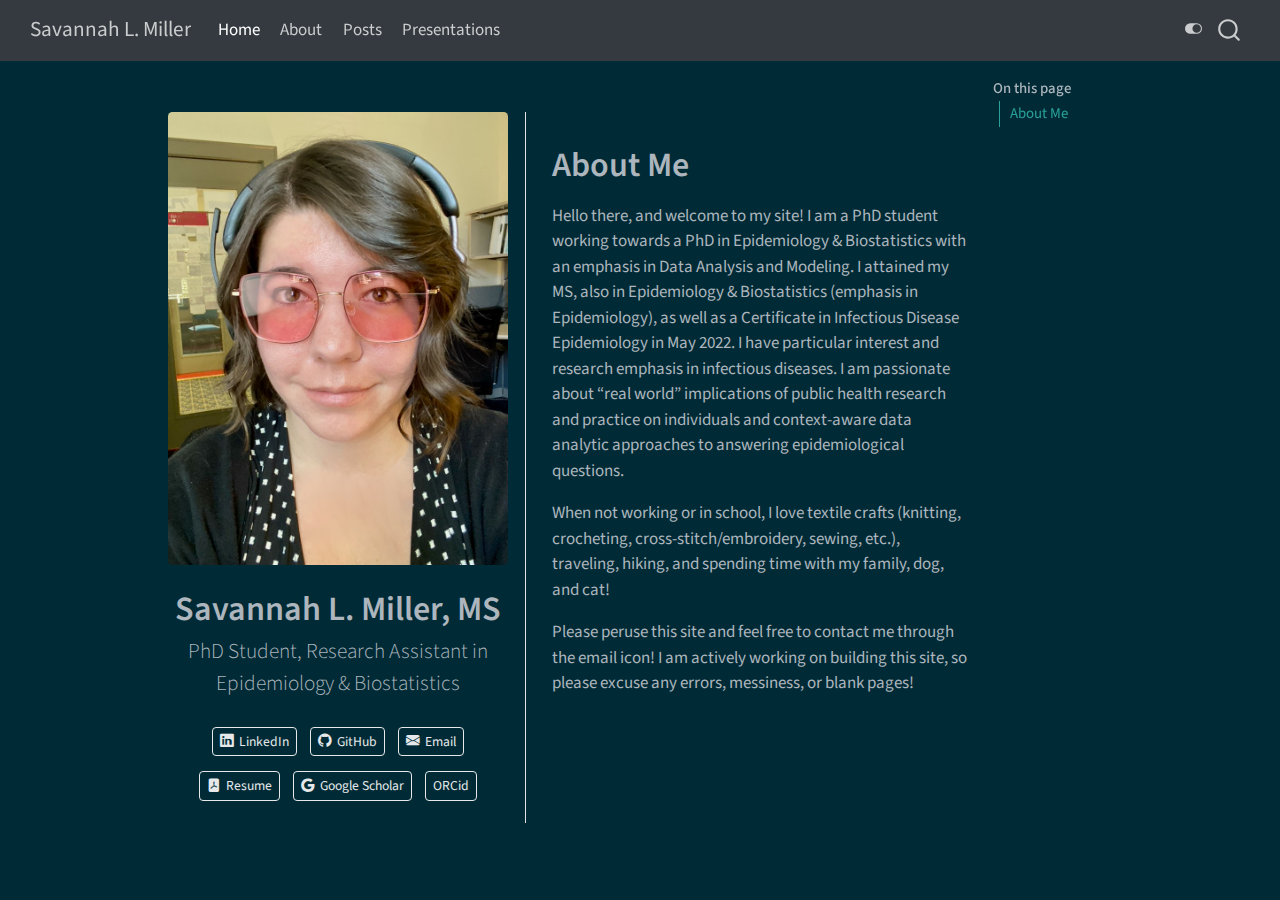
<file: docs/index.html>
<!DOCTYPE html>
<html xmlns="http://www.w3.org/1999/xhtml" lang="en" xml:lang="en"><head>

<meta charset="utf-8">
<meta name="generator" content="quarto-1.6.39">

<meta name="viewport" content="width=device-width, initial-scale=1.0, user-scalable=yes">


<title>Savannah L. Miller, MS – Savannah L. Miller</title>
<style>
code{white-space: pre-wrap;}
span.smallcaps{font-variant: small-caps;}
div.columns{display: flex; gap: min(4vw, 1.5em);}
div.column{flex: auto; overflow-x: auto;}
div.hanging-indent{margin-left: 1.5em; text-indent: -1.5em;}
ul.task-list{list-style: none;}
ul.task-list li input[type="checkbox"] {
  width: 0.8em;
  margin: 0 0.8em 0.2em -1em; /* quarto-specific, see https://github.com/quarto-dev/quarto-cli/issues/4556 */ 
  vertical-align: middle;
}
</style>


<script src="site_libs/quarto-nav/quarto-nav.js"></script>
<script src="site_libs/quarto-nav/headroom.min.js"></script>
<script src="site_libs/clipboard/clipboard.min.js"></script>
<script src="site_libs/quarto-search/autocomplete.umd.js"></script>
<script src="site_libs/quarto-search/fuse.min.js"></script>
<script src="site_libs/quarto-search/quarto-search.js"></script>
<meta name="quarto:offset" content="./">
<script src="site_libs/quarto-html/quarto.js"></script>
<script src="site_libs/quarto-html/popper.min.js"></script>
<script src="site_libs/quarto-html/tippy.umd.min.js"></script>
<link href="site_libs/quarto-html/tippy.css" rel="stylesheet">
<link href="site_libs/quarto-html/quarto-syntax-highlighting-e26003cea8cd680ca0c55a263523d882.css" rel="stylesheet" class="quarto-color-scheme" id="quarto-text-highlighting-styles">
<link href="site_libs/quarto-html/quarto-syntax-highlighting-dark-d166b450ba5a8e9f7a0ab969bf6592c1.css" rel="stylesheet" class="quarto-color-scheme quarto-color-alternate" id="quarto-text-highlighting-styles">
<script src="site_libs/bootstrap/bootstrap.min.js"></script>
<link href="site_libs/bootstrap/bootstrap-icons.css" rel="stylesheet">
<link href="site_libs/bootstrap/bootstrap-f3c2ea88cadbcfb37ba28ffa2c97cfc1.min.css" rel="stylesheet" append-hash="true" class="quarto-color-scheme" id="quarto-bootstrap" data-mode="light">
<link href="site_libs/bootstrap/bootstrap-dark-d9598b56567d6db39481eb32cff34dbe.min.css" rel="stylesheet" append-hash="true" class="quarto-color-scheme quarto-color-alternate" id="quarto-bootstrap" data-mode="dark">
<script id="quarto-search-options" type="application/json">{
  "location": "navbar",
  "copy-button": false,
  "collapse-after": 3,
  "panel-placement": "end",
  "type": "overlay",
  "limit": 50,
  "keyboard-shortcut": [
    "f",
    "/",
    "s"
  ],
  "show-item-context": false,
  "language": {
    "search-no-results-text": "No results",
    "search-matching-documents-text": "matching documents",
    "search-copy-link-title": "Copy link to search",
    "search-hide-matches-text": "Hide additional matches",
    "search-more-match-text": "more match in this document",
    "search-more-matches-text": "more matches in this document",
    "search-clear-button-title": "Clear",
    "search-text-placeholder": "",
    "search-detached-cancel-button-title": "Cancel",
    "search-submit-button-title": "Submit",
    "search-label": "Search"
  }
}</script>


<link rel="stylesheet" href="styles.css">
</head>

<body class="nav-fixed">

<div id="quarto-search-results"></div>
  <header id="quarto-header" class="headroom fixed-top">
    <nav class="navbar navbar-expand-lg " data-bs-theme="dark">
      <div class="navbar-container container-fluid">
      <div class="navbar-brand-container mx-auto">
    <a class="navbar-brand" href="./index.html">
    <span class="navbar-title">Savannah L. Miller</span>
    </a>
  </div>
            <div id="quarto-search" class="" title="Search"></div>
          <button class="navbar-toggler" type="button" data-bs-toggle="collapse" data-bs-target="#navbarCollapse" aria-controls="navbarCollapse" role="menu" aria-expanded="false" aria-label="Toggle navigation" onclick="if (window.quartoToggleHeadroom) { window.quartoToggleHeadroom(); }">
  <span class="navbar-toggler-icon"></span>
</button>
          <div class="collapse navbar-collapse" id="navbarCollapse">
            <ul class="navbar-nav navbar-nav-scroll me-auto">
  <li class="nav-item">
    <a class="nav-link active" href="./index.html" aria-current="page"> 
<span class="menu-text">Home</span></a>
  </li>  
  <li class="nav-item">
    <a class="nav-link" href="./about.html"> 
<span class="menu-text">About</span></a>
  </li>  
  <li class="nav-item">
    <a class="nav-link" href="./posts.html"> 
<span class="menu-text">Posts</span></a>
  </li>  
  <li class="nav-item">
    <a class="nav-link" href="./presentations.html"> 
<span class="menu-text">Presentations</span></a>
  </li>  
</ul>
          </div> <!-- /navcollapse -->
            <div class="quarto-navbar-tools">
  <a href="" class="quarto-color-scheme-toggle quarto-navigation-tool  px-1" onclick="window.quartoToggleColorScheme(); return false;" title="Toggle dark mode"><i class="bi"></i></a>
</div>
      </div> <!-- /container-fluid -->
    </nav>
</header>
<!-- content -->
<div id="quarto-content" class="quarto-container page-columns page-rows-contents page-layout-article page-navbar">
<!-- sidebar -->
<!-- margin-sidebar -->
    <div id="quarto-margin-sidebar" class="sidebar margin-sidebar">
        <nav id="TOC" role="doc-toc" class="toc-active">
    <h2 id="toc-title">On this page</h2>
  <ul>
  <li><a href="#about-me" id="toc-about-me" class="nav-link active" data-scroll-target="#about-me">About Me</a></li>
  </ul>
</nav>
    </div>
<!-- main -->
<div class="quarto-about-trestles">
  <div class="about-entity">
    <img src="profile.jpeg" class="about-image
  rounded " style="width: 20em;">
<header id="title-block-header" class="quarto-title-block default">
<div class="quarto-title">
<h1 class="title">Savannah L. Miller, MS</h1>
<p class="subtitle lead">PhD Student, Research Assistant in Epidemiology &amp; Biostatistics</p>
</div>
<div class="quarto-title-meta">
  </div>
</header>
    <div class="about-links">
  <a href="https://www.linkedin.com/in/slmillerepi/" class="about-link" rel="" target="">
    <i class="bi bi-linkedin"></i>
     <span class="about-link-text">LinkedIn</span>
  </a>
  <a href="https://github.com/slmillerepi/" class="about-link" rel="" target="">
    <i class="bi bi-github"></i>
     <span class="about-link-text">GitHub</span>
  </a>
  <a href="mailto:savannah.hammerton@uga.edu" class="about-link" rel="" target="">
    <i class="bi bi-envelope-fill"></i>
     <span class="about-link-text">Email</span>
  </a>
  <a href="/static/resume.pdf" class="about-link" rel="" target="">
    <i class="bi bi-file-pdf-fill"></i>
     <span class="about-link-text">Resume</span>
  </a>
  <a href="https://scholar.google.com/citations?hl=en&amp;user=3fuYdHgAAAAJ" class="about-link" rel="" target="">
    <i class="bi bi-google"></i>
     <span class="about-link-text">Google Scholar</span>
  </a>
  <a href="https://orcid.org/0000-0003-2231-3510" class="about-link" rel="" target="">
     <span class="about-link-text">ORCid</span>
  </a>
</div>
  </div>
  <div class="about-contents"><main class="content" id="quarto-document-content">

<section id="about-me" class="level1">
<h1>About Me</h1>
<p>Hello there, and welcome to my site! I am a PhD student working towards a PhD in Epidemiology &amp; Biostatistics with an emphasis in Data Analysis and Modeling. I attained my MS, also in Epidemiology &amp; Biostatistics (emphasis in Epidemiology), as well as a Certificate in Infectious Disease Epidemiology in May 2022. I have particular interest and research emphasis in infectious diseases. I am passionate about “real world” implications of public health research and practice on individuals and context‐aware data analytic approaches to answering epidemiological questions.</p>
<p>When not working or in school, I love textile crafts (knitting, crocheting, cross-stitch/embroidery, sewing, etc.), traveling, hiking, and spending time with my family, dog, and cat!</p>
<p>Please peruse this site and feel free to contact me through the email icon! I am actively working on building this site, so please excuse any errors, messiness, or blank pages!</p>


</section>
</main></div>
</div>
 <!-- /main -->
<script id="quarto-html-after-body" type="application/javascript">
window.document.addEventListener("DOMContentLoaded", function (event) {
  const toggleBodyColorMode = (bsSheetEl) => {
    const mode = bsSheetEl.getAttribute("data-mode");
    const bodyEl = window.document.querySelector("body");
    if (mode === "dark") {
      bodyEl.classList.add("quarto-dark");
      bodyEl.classList.remove("quarto-light");
    } else {
      bodyEl.classList.add("quarto-light");
      bodyEl.classList.remove("quarto-dark");
    }
  }
  const toggleBodyColorPrimary = () => {
    const bsSheetEl = window.document.querySelector("link#quarto-bootstrap");
    if (bsSheetEl) {
      toggleBodyColorMode(bsSheetEl);
    }
  }
  toggleBodyColorPrimary();  
  const disableStylesheet = (stylesheets) => {
    for (let i=0; i < stylesheets.length; i++) {
      const stylesheet = stylesheets[i];
      stylesheet.rel = 'prefetch';
    }
  }
  const enableStylesheet = (stylesheets) => {
    for (let i=0; i < stylesheets.length; i++) {
      const stylesheet = stylesheets[i];
      stylesheet.rel = 'stylesheet';
    }
  }
  const manageTransitions = (selector, allowTransitions) => {
    const els = window.document.querySelectorAll(selector);
    for (let i=0; i < els.length; i++) {
      const el = els[i];
      if (allowTransitions) {
        el.classList.remove('notransition');
      } else {
        el.classList.add('notransition');
      }
    }
  }
  const toggleGiscusIfUsed = (isAlternate, darkModeDefault) => {
    const baseTheme = document.querySelector('#giscus-base-theme')?.value ?? 'light';
    const alternateTheme = document.querySelector('#giscus-alt-theme')?.value ?? 'dark';
    let newTheme = '';
    if(darkModeDefault) {
      newTheme = isAlternate ? baseTheme : alternateTheme;
    } else {
      newTheme = isAlternate ? alternateTheme : baseTheme;
    }
    const changeGiscusTheme = () => {
      // From: https://github.com/giscus/giscus/issues/336
      const sendMessage = (message) => {
        const iframe = document.querySelector('iframe.giscus-frame');
        if (!iframe) return;
        iframe.contentWindow.postMessage({ giscus: message }, 'https://giscus.app');
      }
      sendMessage({
        setConfig: {
          theme: newTheme
        }
      });
    }
    const isGiscussLoaded = window.document.querySelector('iframe.giscus-frame') !== null;
    if (isGiscussLoaded) {
      changeGiscusTheme();
    }
  }
  const toggleColorMode = (alternate) => {
    // Switch the stylesheets
    const alternateStylesheets = window.document.querySelectorAll('link.quarto-color-scheme.quarto-color-alternate');
    manageTransitions('#quarto-margin-sidebar .nav-link', false);
    if (alternate) {
      enableStylesheet(alternateStylesheets);
      for (const sheetNode of alternateStylesheets) {
        if (sheetNode.id === "quarto-bootstrap") {
          toggleBodyColorMode(sheetNode);
        }
      }
    } else {
      disableStylesheet(alternateStylesheets);
      toggleBodyColorPrimary();
    }
    manageTransitions('#quarto-margin-sidebar .nav-link', true);
    // Switch the toggles
    const toggles = window.document.querySelectorAll('.quarto-color-scheme-toggle');
    for (let i=0; i < toggles.length; i++) {
      const toggle = toggles[i];
      if (toggle) {
        if (alternate) {
          toggle.classList.add("alternate");     
        } else {
          toggle.classList.remove("alternate");
        }
      }
    }
    // Hack to workaround the fact that safari doesn't
    // properly recolor the scrollbar when toggling (#1455)
    if (navigator.userAgent.indexOf('Safari') > 0 && navigator.userAgent.indexOf('Chrome') == -1) {
      manageTransitions("body", false);
      window.scrollTo(0, 1);
      setTimeout(() => {
        window.scrollTo(0, 0);
        manageTransitions("body", true);
      }, 40);  
    }
  }
  const isFileUrl = () => { 
    return window.location.protocol === 'file:';
  }
  const hasAlternateSentinel = () => {  
    let styleSentinel = getColorSchemeSentinel();
    if (styleSentinel !== null) {
      return styleSentinel === "alternate";
    } else {
      return false;
    }
  }
  const setStyleSentinel = (alternate) => {
    const value = alternate ? "alternate" : "default";
    if (!isFileUrl()) {
      window.localStorage.setItem("quarto-color-scheme", value);
    } else {
      localAlternateSentinel = value;
    }
  }
  const getColorSchemeSentinel = () => {
    if (!isFileUrl()) {
      const storageValue = window.localStorage.getItem("quarto-color-scheme");
      return storageValue != null ? storageValue : localAlternateSentinel;
    } else {
      return localAlternateSentinel;
    }
  }
  const darkModeDefault = true;
  let localAlternateSentinel = darkModeDefault ? 'alternate' : 'default';
  // Dark / light mode switch
  window.quartoToggleColorScheme = () => {
    // Read the current dark / light value 
    let toAlternate = !hasAlternateSentinel();
    toggleColorMode(toAlternate);
    setStyleSentinel(toAlternate);
    toggleGiscusIfUsed(toAlternate, darkModeDefault);
  };
  // Ensure there is a toggle, if there isn't float one in the top right
  if (window.document.querySelector('.quarto-color-scheme-toggle') === null) {
    const a = window.document.createElement('a');
    a.classList.add('top-right');
    a.classList.add('quarto-color-scheme-toggle');
    a.href = "";
    a.onclick = function() { try { window.quartoToggleColorScheme(); } catch {} return false; };
    const i = window.document.createElement("i");
    i.classList.add('bi');
    a.appendChild(i);
    window.document.body.appendChild(a);
  }
  // Switch to dark mode if need be
  if (hasAlternateSentinel()) {
    toggleColorMode(true);
  } else {
    toggleColorMode(false);
  }
  const isCodeAnnotation = (el) => {
    for (const clz of el.classList) {
      if (clz.startsWith('code-annotation-')) {                     
        return true;
      }
    }
    return false;
  }
  const onCopySuccess = function(e) {
    // button target
    const button = e.trigger;
    // don't keep focus
    button.blur();
    // flash "checked"
    button.classList.add('code-copy-button-checked');
    var currentTitle = button.getAttribute("title");
    button.setAttribute("title", "Copied!");
    let tooltip;
    if (window.bootstrap) {
      button.setAttribute("data-bs-toggle", "tooltip");
      button.setAttribute("data-bs-placement", "left");
      button.setAttribute("data-bs-title", "Copied!");
      tooltip = new bootstrap.Tooltip(button, 
        { trigger: "manual", 
          customClass: "code-copy-button-tooltip",
          offset: [0, -8]});
      tooltip.show();    
    }
    setTimeout(function() {
      if (tooltip) {
        tooltip.hide();
        button.removeAttribute("data-bs-title");
        button.removeAttribute("data-bs-toggle");
        button.removeAttribute("data-bs-placement");
      }
      button.setAttribute("title", currentTitle);
      button.classList.remove('code-copy-button-checked');
    }, 1000);
    // clear code selection
    e.clearSelection();
  }
  const getTextToCopy = function(trigger) {
      const codeEl = trigger.previousElementSibling.cloneNode(true);
      for (const childEl of codeEl.children) {
        if (isCodeAnnotation(childEl)) {
          childEl.remove();
        }
      }
      return codeEl.innerText;
  }
  const clipboard = new window.ClipboardJS('.code-copy-button:not([data-in-quarto-modal])', {
    text: getTextToCopy
  });
  clipboard.on('success', onCopySuccess);
  if (window.document.getElementById('quarto-embedded-source-code-modal')) {
    const clipboardModal = new window.ClipboardJS('.code-copy-button[data-in-quarto-modal]', {
      text: getTextToCopy,
      container: window.document.getElementById('quarto-embedded-source-code-modal')
    });
    clipboardModal.on('success', onCopySuccess);
  }
    var localhostRegex = new RegExp(/^(?:http|https):\/\/localhost\:?[0-9]*\//);
    var mailtoRegex = new RegExp(/^mailto:/);
      var filterRegex = new RegExp('/' + window.location.host + '/');
    var isInternal = (href) => {
        return filterRegex.test(href) || localhostRegex.test(href) || mailtoRegex.test(href);
    }
    // Inspect non-navigation links and adorn them if external
 	var links = window.document.querySelectorAll('a[href]:not(.nav-link):not(.navbar-brand):not(.toc-action):not(.sidebar-link):not(.sidebar-item-toggle):not(.pagination-link):not(.no-external):not([aria-hidden]):not(.dropdown-item):not(.quarto-navigation-tool):not(.about-link)');
    for (var i=0; i<links.length; i++) {
      const link = links[i];
      if (!isInternal(link.href)) {
        // undo the damage that might have been done by quarto-nav.js in the case of
        // links that we want to consider external
        if (link.dataset.originalHref !== undefined) {
          link.href = link.dataset.originalHref;
        }
      }
    }
  function tippyHover(el, contentFn, onTriggerFn, onUntriggerFn) {
    const config = {
      allowHTML: true,
      maxWidth: 500,
      delay: 100,
      arrow: false,
      appendTo: function(el) {
          return el.parentElement;
      },
      interactive: true,
      interactiveBorder: 10,
      theme: 'quarto',
      placement: 'bottom-start',
    };
    if (contentFn) {
      config.content = contentFn;
    }
    if (onTriggerFn) {
      config.onTrigger = onTriggerFn;
    }
    if (onUntriggerFn) {
      config.onUntrigger = onUntriggerFn;
    }
    window.tippy(el, config); 
  }
  const noterefs = window.document.querySelectorAll('a[role="doc-noteref"]');
  for (var i=0; i<noterefs.length; i++) {
    const ref = noterefs[i];
    tippyHover(ref, function() {
      // use id or data attribute instead here
      let href = ref.getAttribute('data-footnote-href') || ref.getAttribute('href');
      try { href = new URL(href).hash; } catch {}
      const id = href.replace(/^#\/?/, "");
      const note = window.document.getElementById(id);
      if (note) {
        return note.innerHTML;
      } else {
        return "";
      }
    });
  }
  const xrefs = window.document.querySelectorAll('a.quarto-xref');
  const processXRef = (id, note) => {
    // Strip column container classes
    const stripColumnClz = (el) => {
      el.classList.remove("page-full", "page-columns");
      if (el.children) {
        for (const child of el.children) {
          stripColumnClz(child);
        }
      }
    }
    stripColumnClz(note)
    if (id === null || id.startsWith('sec-')) {
      // Special case sections, only their first couple elements
      const container = document.createElement("div");
      if (note.children && note.children.length > 2) {
        container.appendChild(note.children[0].cloneNode(true));
        for (let i = 1; i < note.children.length; i++) {
          const child = note.children[i];
          if (child.tagName === "P" && child.innerText === "") {
            continue;
          } else {
            container.appendChild(child.cloneNode(true));
            break;
          }
        }
        if (window.Quarto?.typesetMath) {
          window.Quarto.typesetMath(container);
        }
        return container.innerHTML
      } else {
        if (window.Quarto?.typesetMath) {
          window.Quarto.typesetMath(note);
        }
        return note.innerHTML;
      }
    } else {
      // Remove any anchor links if they are present
      const anchorLink = note.querySelector('a.anchorjs-link');
      if (anchorLink) {
        anchorLink.remove();
      }
      if (window.Quarto?.typesetMath) {
        window.Quarto.typesetMath(note);
      }
      if (note.classList.contains("callout")) {
        return note.outerHTML;
      } else {
        return note.innerHTML;
      }
    }
  }
  for (var i=0; i<xrefs.length; i++) {
    const xref = xrefs[i];
    tippyHover(xref, undefined, function(instance) {
      instance.disable();
      let url = xref.getAttribute('href');
      let hash = undefined; 
      if (url.startsWith('#')) {
        hash = url;
      } else {
        try { hash = new URL(url).hash; } catch {}
      }
      if (hash) {
        const id = hash.replace(/^#\/?/, "");
        const note = window.document.getElementById(id);
        if (note !== null) {
          try {
            const html = processXRef(id, note.cloneNode(true));
            instance.setContent(html);
          } finally {
            instance.enable();
            instance.show();
          }
        } else {
          // See if we can fetch this
          fetch(url.split('#')[0])
          .then(res => res.text())
          .then(html => {
            const parser = new DOMParser();
            const htmlDoc = parser.parseFromString(html, "text/html");
            const note = htmlDoc.getElementById(id);
            if (note !== null) {
              const html = processXRef(id, note);
              instance.setContent(html);
            } 
          }).finally(() => {
            instance.enable();
            instance.show();
          });
        }
      } else {
        // See if we can fetch a full url (with no hash to target)
        // This is a special case and we should probably do some content thinning / targeting
        fetch(url)
        .then(res => res.text())
        .then(html => {
          const parser = new DOMParser();
          const htmlDoc = parser.parseFromString(html, "text/html");
          const note = htmlDoc.querySelector('main.content');
          if (note !== null) {
            // This should only happen for chapter cross references
            // (since there is no id in the URL)
            // remove the first header
            if (note.children.length > 0 && note.children[0].tagName === "HEADER") {
              note.children[0].remove();
            }
            const html = processXRef(null, note);
            instance.setContent(html);
          } 
        }).finally(() => {
          instance.enable();
          instance.show();
        });
      }
    }, function(instance) {
    });
  }
      let selectedAnnoteEl;
      const selectorForAnnotation = ( cell, annotation) => {
        let cellAttr = 'data-code-cell="' + cell + '"';
        let lineAttr = 'data-code-annotation="' +  annotation + '"';
        const selector = 'span[' + cellAttr + '][' + lineAttr + ']';
        return selector;
      }
      const selectCodeLines = (annoteEl) => {
        const doc = window.document;
        const targetCell = annoteEl.getAttribute("data-target-cell");
        const targetAnnotation = annoteEl.getAttribute("data-target-annotation");
        const annoteSpan = window.document.querySelector(selectorForAnnotation(targetCell, targetAnnotation));
        const lines = annoteSpan.getAttribute("data-code-lines").split(",");
        const lineIds = lines.map((line) => {
          return targetCell + "-" + line;
        })
        let top = null;
        let height = null;
        let parent = null;
        if (lineIds.length > 0) {
            //compute the position of the single el (top and bottom and make a div)
            const el = window.document.getElementById(lineIds[0]);
            top = el.offsetTop;
            height = el.offsetHeight;
            parent = el.parentElement.parentElement;
          if (lineIds.length > 1) {
            const lastEl = window.document.getElementById(lineIds[lineIds.length - 1]);
            const bottom = lastEl.offsetTop + lastEl.offsetHeight;
            height = bottom - top;
          }
          if (top !== null && height !== null && parent !== null) {
            // cook up a div (if necessary) and position it 
            let div = window.document.getElementById("code-annotation-line-highlight");
            if (div === null) {
              div = window.document.createElement("div");
              div.setAttribute("id", "code-annotation-line-highlight");
              div.style.position = 'absolute';
              parent.appendChild(div);
            }
            div.style.top = top - 2 + "px";
            div.style.height = height + 4 + "px";
            div.style.left = 0;
            let gutterDiv = window.document.getElementById("code-annotation-line-highlight-gutter");
            if (gutterDiv === null) {
              gutterDiv = window.document.createElement("div");
              gutterDiv.setAttribute("id", "code-annotation-line-highlight-gutter");
              gutterDiv.style.position = 'absolute';
              const codeCell = window.document.getElementById(targetCell);
              const gutter = codeCell.querySelector('.code-annotation-gutter');
              gutter.appendChild(gutterDiv);
            }
            gutterDiv.style.top = top - 2 + "px";
            gutterDiv.style.height = height + 4 + "px";
          }
          selectedAnnoteEl = annoteEl;
        }
      };
      const unselectCodeLines = () => {
        const elementsIds = ["code-annotation-line-highlight", "code-annotation-line-highlight-gutter"];
        elementsIds.forEach((elId) => {
          const div = window.document.getElementById(elId);
          if (div) {
            div.remove();
          }
        });
        selectedAnnoteEl = undefined;
      };
        // Handle positioning of the toggle
    window.addEventListener(
      "resize",
      throttle(() => {
        elRect = undefined;
        if (selectedAnnoteEl) {
          selectCodeLines(selectedAnnoteEl);
        }
      }, 10)
    );
    function throttle(fn, ms) {
    let throttle = false;
    let timer;
      return (...args) => {
        if(!throttle) { // first call gets through
            fn.apply(this, args);
            throttle = true;
        } else { // all the others get throttled
            if(timer) clearTimeout(timer); // cancel #2
            timer = setTimeout(() => {
              fn.apply(this, args);
              timer = throttle = false;
            }, ms);
        }
      };
    }
      // Attach click handler to the DT
      const annoteDls = window.document.querySelectorAll('dt[data-target-cell]');
      for (const annoteDlNode of annoteDls) {
        annoteDlNode.addEventListener('click', (event) => {
          const clickedEl = event.target;
          if (clickedEl !== selectedAnnoteEl) {
            unselectCodeLines();
            const activeEl = window.document.querySelector('dt[data-target-cell].code-annotation-active');
            if (activeEl) {
              activeEl.classList.remove('code-annotation-active');
            }
            selectCodeLines(clickedEl);
            clickedEl.classList.add('code-annotation-active');
          } else {
            // Unselect the line
            unselectCodeLines();
            clickedEl.classList.remove('code-annotation-active');
          }
        });
      }
  const findCites = (el) => {
    const parentEl = el.parentElement;
    if (parentEl) {
      const cites = parentEl.dataset.cites;
      if (cites) {
        return {
          el,
          cites: cites.split(' ')
        };
      } else {
        return findCites(el.parentElement)
      }
    } else {
      return undefined;
    }
  };
  var bibliorefs = window.document.querySelectorAll('a[role="doc-biblioref"]');
  for (var i=0; i<bibliorefs.length; i++) {
    const ref = bibliorefs[i];
    const citeInfo = findCites(ref);
    if (citeInfo) {
      tippyHover(citeInfo.el, function() {
        var popup = window.document.createElement('div');
        citeInfo.cites.forEach(function(cite) {
          var citeDiv = window.document.createElement('div');
          citeDiv.classList.add('hanging-indent');
          citeDiv.classList.add('csl-entry');
          var biblioDiv = window.document.getElementById('ref-' + cite);
          if (biblioDiv) {
            citeDiv.innerHTML = biblioDiv.innerHTML;
          }
          popup.appendChild(citeDiv);
        });
        return popup.innerHTML;
      });
    }
  }
});
</script>
</div> <!-- /content -->




</body></html>
</file>
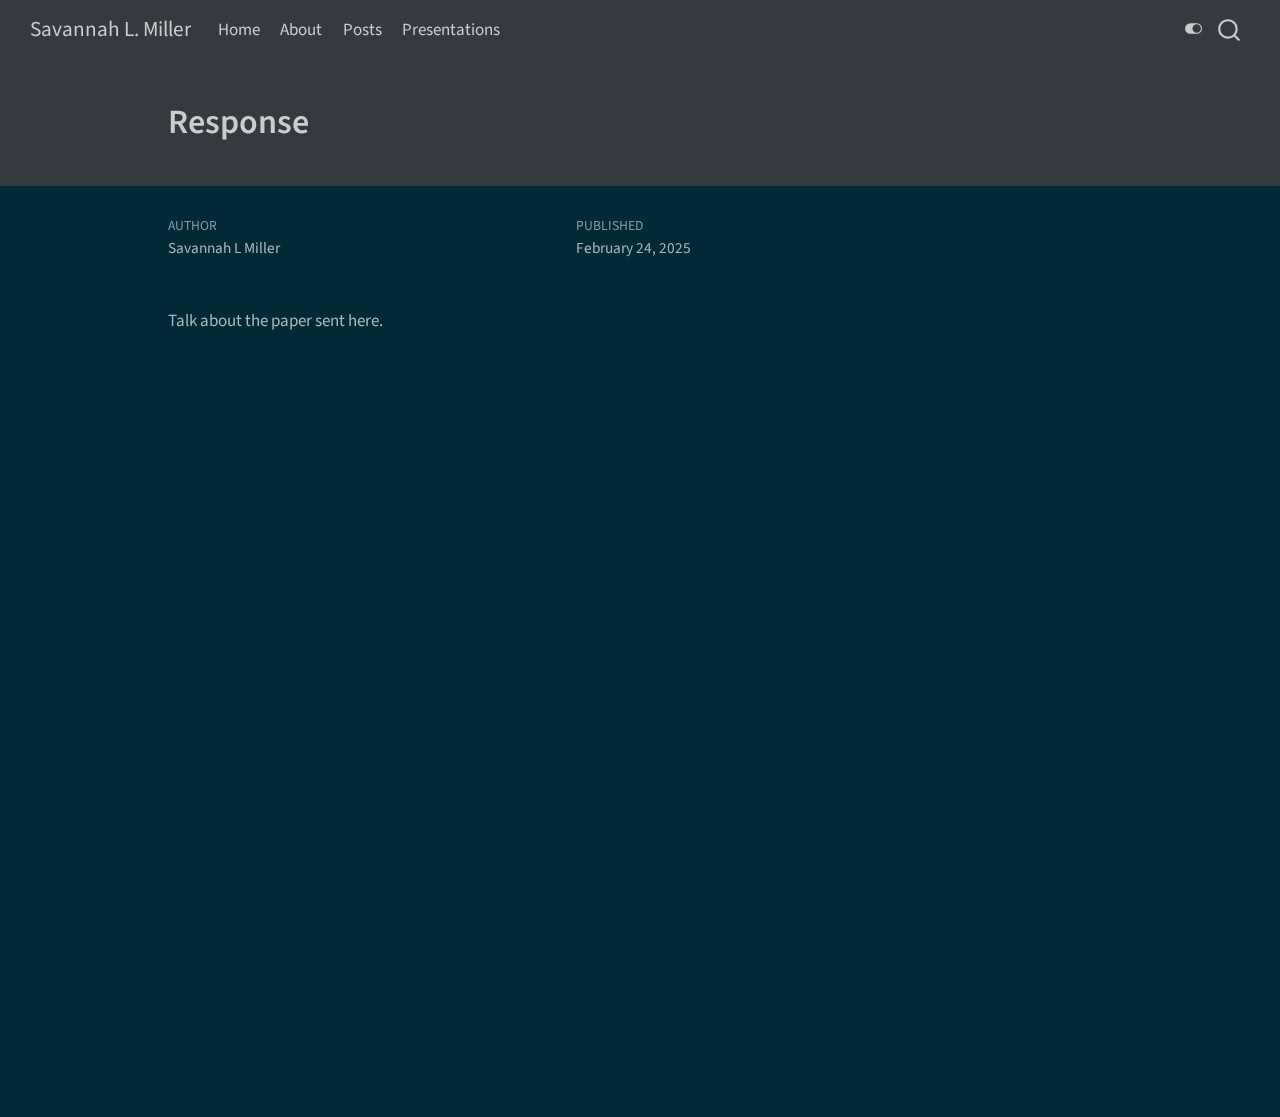
<file: docs/posts/2025-02-vaccine-discussion/index.html>
<!DOCTYPE html>
<html xmlns="http://www.w3.org/1999/xhtml" lang="en" xml:lang="en"><head>

<meta charset="utf-8">
<meta name="generator" content="quarto-1.6.39">

<meta name="viewport" content="width=device-width, initial-scale=1.0, user-scalable=yes">

<meta name="author" content="Savannah L Miller">
<meta name="dcterms.date" content="2025-02-24">

<title>Response – Savannah L. Miller</title>
<style>
code{white-space: pre-wrap;}
span.smallcaps{font-variant: small-caps;}
div.columns{display: flex; gap: min(4vw, 1.5em);}
div.column{flex: auto; overflow-x: auto;}
div.hanging-indent{margin-left: 1.5em; text-indent: -1.5em;}
ul.task-list{list-style: none;}
ul.task-list li input[type="checkbox"] {
  width: 0.8em;
  margin: 0 0.8em 0.2em -1em; /* quarto-specific, see https://github.com/quarto-dev/quarto-cli/issues/4556 */ 
  vertical-align: middle;
}
</style>


<script src="../../site_libs/quarto-nav/quarto-nav.js"></script>
<script src="../../site_libs/quarto-nav/headroom.min.js"></script>
<script src="../../site_libs/clipboard/clipboard.min.js"></script>
<script src="../../site_libs/quarto-search/autocomplete.umd.js"></script>
<script src="../../site_libs/quarto-search/fuse.min.js"></script>
<script src="../../site_libs/quarto-search/quarto-search.js"></script>
<meta name="quarto:offset" content="../../">
<script src="../../site_libs/quarto-html/quarto.js"></script>
<script src="../../site_libs/quarto-html/popper.min.js"></script>
<script src="../../site_libs/quarto-html/tippy.umd.min.js"></script>
<script src="../../site_libs/quarto-html/anchor.min.js"></script>
<link href="../../site_libs/quarto-html/tippy.css" rel="stylesheet">
<link href="../../site_libs/quarto-html/quarto-syntax-highlighting-e26003cea8cd680ca0c55a263523d882.css" rel="stylesheet" class="quarto-color-scheme" id="quarto-text-highlighting-styles">
<link href="../../site_libs/quarto-html/quarto-syntax-highlighting-dark-d166b450ba5a8e9f7a0ab969bf6592c1.css" rel="stylesheet" class="quarto-color-scheme quarto-color-alternate" id="quarto-text-highlighting-styles">
<script src="../../site_libs/bootstrap/bootstrap.min.js"></script>
<link href="../../site_libs/bootstrap/bootstrap-icons.css" rel="stylesheet">
<link href="../../site_libs/bootstrap/bootstrap-f3c2ea88cadbcfb37ba28ffa2c97cfc1.min.css" rel="stylesheet" append-hash="true" class="quarto-color-scheme" id="quarto-bootstrap" data-mode="light">
<link href="../../site_libs/bootstrap/bootstrap-dark-d9598b56567d6db39481eb32cff34dbe.min.css" rel="stylesheet" append-hash="true" class="quarto-color-scheme quarto-color-alternate" id="quarto-bootstrap" data-mode="dark">
<script id="quarto-search-options" type="application/json">{
  "location": "navbar",
  "copy-button": false,
  "collapse-after": 3,
  "panel-placement": "end",
  "type": "overlay",
  "limit": 50,
  "keyboard-shortcut": [
    "f",
    "/",
    "s"
  ],
  "show-item-context": false,
  "language": {
    "search-no-results-text": "No results",
    "search-matching-documents-text": "matching documents",
    "search-copy-link-title": "Copy link to search",
    "search-hide-matches-text": "Hide additional matches",
    "search-more-match-text": "more match in this document",
    "search-more-matches-text": "more matches in this document",
    "search-clear-button-title": "Clear",
    "search-text-placeholder": "",
    "search-detached-cancel-button-title": "Cancel",
    "search-submit-button-title": "Submit",
    "search-label": "Search"
  }
}</script>


<link rel="stylesheet" href="../../styles.css">
</head>

<body class="nav-fixed">

<div id="quarto-search-results"></div>
  <header id="quarto-header" class="headroom fixed-top quarto-banner">
    <nav class="navbar navbar-expand-lg " data-bs-theme="dark">
      <div class="navbar-container container-fluid">
      <div class="navbar-brand-container mx-auto">
    <a class="navbar-brand" href="../../index.html">
    <span class="navbar-title">Savannah L. Miller</span>
    </a>
  </div>
            <div id="quarto-search" class="" title="Search"></div>
          <button class="navbar-toggler" type="button" data-bs-toggle="collapse" data-bs-target="#navbarCollapse" aria-controls="navbarCollapse" role="menu" aria-expanded="false" aria-label="Toggle navigation" onclick="if (window.quartoToggleHeadroom) { window.quartoToggleHeadroom(); }">
  <span class="navbar-toggler-icon"></span>
</button>
          <div class="collapse navbar-collapse" id="navbarCollapse">
            <ul class="navbar-nav navbar-nav-scroll me-auto">
  <li class="nav-item">
    <a class="nav-link" href="../../index.html"> 
<span class="menu-text">Home</span></a>
  </li>  
  <li class="nav-item">
    <a class="nav-link" href="../../about.html"> 
<span class="menu-text">About</span></a>
  </li>  
  <li class="nav-item">
    <a class="nav-link" href="../../posts.html"> 
<span class="menu-text">Posts</span></a>
  </li>  
  <li class="nav-item">
    <a class="nav-link" href="../../presentations.html"> 
<span class="menu-text">Presentations</span></a>
  </li>  
</ul>
          </div> <!-- /navcollapse -->
            <div class="quarto-navbar-tools">
  <a href="" class="quarto-color-scheme-toggle quarto-navigation-tool  px-1" onclick="window.quartoToggleColorScheme(); return false;" title="Toggle dark mode"><i class="bi"></i></a>
</div>
      </div> <!-- /container-fluid -->
    </nav>
</header>
<!-- content -->
<header id="title-block-header" class="quarto-title-block default page-columns page-full">
  <div class="quarto-title-banner page-columns page-full">
    <div class="quarto-title column-body">
      <h1 class="title">Response</h1>
                      </div>
  </div>
    
  
  <div class="quarto-title-meta">

      <div>
      <div class="quarto-title-meta-heading">Author</div>
      <div class="quarto-title-meta-contents">
               <p>Savannah L Miller </p>
            </div>
    </div>
      
      <div>
      <div class="quarto-title-meta-heading">Published</div>
      <div class="quarto-title-meta-contents">
        <p class="date">February 24, 2025</p>
      </div>
    </div>
    
      
    </div>
    
  
  </header><div id="quarto-content" class="quarto-container page-columns page-rows-contents page-layout-article page-navbar">
<!-- sidebar -->
<!-- margin-sidebar -->
    <div id="quarto-margin-sidebar" class="sidebar margin-sidebar zindex-bottom">
        
    </div>
<!-- main -->
<main class="content quarto-banner-title-block" id="quarto-document-content">





<p>Talk about the paper sent here.</p>



</main> <!-- /main -->
<script id="quarto-html-after-body" type="application/javascript">
window.document.addEventListener("DOMContentLoaded", function (event) {
  const toggleBodyColorMode = (bsSheetEl) => {
    const mode = bsSheetEl.getAttribute("data-mode");
    const bodyEl = window.document.querySelector("body");
    if (mode === "dark") {
      bodyEl.classList.add("quarto-dark");
      bodyEl.classList.remove("quarto-light");
    } else {
      bodyEl.classList.add("quarto-light");
      bodyEl.classList.remove("quarto-dark");
    }
  }
  const toggleBodyColorPrimary = () => {
    const bsSheetEl = window.document.querySelector("link#quarto-bootstrap");
    if (bsSheetEl) {
      toggleBodyColorMode(bsSheetEl);
    }
  }
  toggleBodyColorPrimary();  
  const disableStylesheet = (stylesheets) => {
    for (let i=0; i < stylesheets.length; i++) {
      const stylesheet = stylesheets[i];
      stylesheet.rel = 'prefetch';
    }
  }
  const enableStylesheet = (stylesheets) => {
    for (let i=0; i < stylesheets.length; i++) {
      const stylesheet = stylesheets[i];
      stylesheet.rel = 'stylesheet';
    }
  }
  const manageTransitions = (selector, allowTransitions) => {
    const els = window.document.querySelectorAll(selector);
    for (let i=0; i < els.length; i++) {
      const el = els[i];
      if (allowTransitions) {
        el.classList.remove('notransition');
      } else {
        el.classList.add('notransition');
      }
    }
  }
  const toggleGiscusIfUsed = (isAlternate, darkModeDefault) => {
    const baseTheme = document.querySelector('#giscus-base-theme')?.value ?? 'light';
    const alternateTheme = document.querySelector('#giscus-alt-theme')?.value ?? 'dark';
    let newTheme = '';
    if(darkModeDefault) {
      newTheme = isAlternate ? baseTheme : alternateTheme;
    } else {
      newTheme = isAlternate ? alternateTheme : baseTheme;
    }
    const changeGiscusTheme = () => {
      // From: https://github.com/giscus/giscus/issues/336
      const sendMessage = (message) => {
        const iframe = document.querySelector('iframe.giscus-frame');
        if (!iframe) return;
        iframe.contentWindow.postMessage({ giscus: message }, 'https://giscus.app');
      }
      sendMessage({
        setConfig: {
          theme: newTheme
        }
      });
    }
    const isGiscussLoaded = window.document.querySelector('iframe.giscus-frame') !== null;
    if (isGiscussLoaded) {
      changeGiscusTheme();
    }
  }
  const toggleColorMode = (alternate) => {
    // Switch the stylesheets
    const alternateStylesheets = window.document.querySelectorAll('link.quarto-color-scheme.quarto-color-alternate');
    manageTransitions('#quarto-margin-sidebar .nav-link', false);
    if (alternate) {
      enableStylesheet(alternateStylesheets);
      for (const sheetNode of alternateStylesheets) {
        if (sheetNode.id === "quarto-bootstrap") {
          toggleBodyColorMode(sheetNode);
        }
      }
    } else {
      disableStylesheet(alternateStylesheets);
      toggleBodyColorPrimary();
    }
    manageTransitions('#quarto-margin-sidebar .nav-link', true);
    // Switch the toggles
    const toggles = window.document.querySelectorAll('.quarto-color-scheme-toggle');
    for (let i=0; i < toggles.length; i++) {
      const toggle = toggles[i];
      if (toggle) {
        if (alternate) {
          toggle.classList.add("alternate");     
        } else {
          toggle.classList.remove("alternate");
        }
      }
    }
    // Hack to workaround the fact that safari doesn't
    // properly recolor the scrollbar when toggling (#1455)
    if (navigator.userAgent.indexOf('Safari') > 0 && navigator.userAgent.indexOf('Chrome') == -1) {
      manageTransitions("body", false);
      window.scrollTo(0, 1);
      setTimeout(() => {
        window.scrollTo(0, 0);
        manageTransitions("body", true);
      }, 40);  
    }
  }
  const isFileUrl = () => { 
    return window.location.protocol === 'file:';
  }
  const hasAlternateSentinel = () => {  
    let styleSentinel = getColorSchemeSentinel();
    if (styleSentinel !== null) {
      return styleSentinel === "alternate";
    } else {
      return false;
    }
  }
  const setStyleSentinel = (alternate) => {
    const value = alternate ? "alternate" : "default";
    if (!isFileUrl()) {
      window.localStorage.setItem("quarto-color-scheme", value);
    } else {
      localAlternateSentinel = value;
    }
  }
  const getColorSchemeSentinel = () => {
    if (!isFileUrl()) {
      const storageValue = window.localStorage.getItem("quarto-color-scheme");
      return storageValue != null ? storageValue : localAlternateSentinel;
    } else {
      return localAlternateSentinel;
    }
  }
  const darkModeDefault = true;
  let localAlternateSentinel = darkModeDefault ? 'alternate' : 'default';
  // Dark / light mode switch
  window.quartoToggleColorScheme = () => {
    // Read the current dark / light value 
    let toAlternate = !hasAlternateSentinel();
    toggleColorMode(toAlternate);
    setStyleSentinel(toAlternate);
    toggleGiscusIfUsed(toAlternate, darkModeDefault);
  };
  // Ensure there is a toggle, if there isn't float one in the top right
  if (window.document.querySelector('.quarto-color-scheme-toggle') === null) {
    const a = window.document.createElement('a');
    a.classList.add('top-right');
    a.classList.add('quarto-color-scheme-toggle');
    a.href = "";
    a.onclick = function() { try { window.quartoToggleColorScheme(); } catch {} return false; };
    const i = window.document.createElement("i");
    i.classList.add('bi');
    a.appendChild(i);
    window.document.body.appendChild(a);
  }
  // Switch to dark mode if need be
  if (hasAlternateSentinel()) {
    toggleColorMode(true);
  } else {
    toggleColorMode(false);
  }
  const icon = "";
  const anchorJS = new window.AnchorJS();
  anchorJS.options = {
    placement: 'right',
    icon: icon
  };
  anchorJS.add('.anchored');
  const isCodeAnnotation = (el) => {
    for (const clz of el.classList) {
      if (clz.startsWith('code-annotation-')) {                     
        return true;
      }
    }
    return false;
  }
  const onCopySuccess = function(e) {
    // button target
    const button = e.trigger;
    // don't keep focus
    button.blur();
    // flash "checked"
    button.classList.add('code-copy-button-checked');
    var currentTitle = button.getAttribute("title");
    button.setAttribute("title", "Copied!");
    let tooltip;
    if (window.bootstrap) {
      button.setAttribute("data-bs-toggle", "tooltip");
      button.setAttribute("data-bs-placement", "left");
      button.setAttribute("data-bs-title", "Copied!");
      tooltip = new bootstrap.Tooltip(button, 
        { trigger: "manual", 
          customClass: "code-copy-button-tooltip",
          offset: [0, -8]});
      tooltip.show();    
    }
    setTimeout(function() {
      if (tooltip) {
        tooltip.hide();
        button.removeAttribute("data-bs-title");
        button.removeAttribute("data-bs-toggle");
        button.removeAttribute("data-bs-placement");
      }
      button.setAttribute("title", currentTitle);
      button.classList.remove('code-copy-button-checked');
    }, 1000);
    // clear code selection
    e.clearSelection();
  }
  const getTextToCopy = function(trigger) {
      const codeEl = trigger.previousElementSibling.cloneNode(true);
      for (const childEl of codeEl.children) {
        if (isCodeAnnotation(childEl)) {
          childEl.remove();
        }
      }
      return codeEl.innerText;
  }
  const clipboard = new window.ClipboardJS('.code-copy-button:not([data-in-quarto-modal])', {
    text: getTextToCopy
  });
  clipboard.on('success', onCopySuccess);
  if (window.document.getElementById('quarto-embedded-source-code-modal')) {
    const clipboardModal = new window.ClipboardJS('.code-copy-button[data-in-quarto-modal]', {
      text: getTextToCopy,
      container: window.document.getElementById('quarto-embedded-source-code-modal')
    });
    clipboardModal.on('success', onCopySuccess);
  }
    var localhostRegex = new RegExp(/^(?:http|https):\/\/localhost\:?[0-9]*\//);
    var mailtoRegex = new RegExp(/^mailto:/);
      var filterRegex = new RegExp('/' + window.location.host + '/');
    var isInternal = (href) => {
        return filterRegex.test(href) || localhostRegex.test(href) || mailtoRegex.test(href);
    }
    // Inspect non-navigation links and adorn them if external
 	var links = window.document.querySelectorAll('a[href]:not(.nav-link):not(.navbar-brand):not(.toc-action):not(.sidebar-link):not(.sidebar-item-toggle):not(.pagination-link):not(.no-external):not([aria-hidden]):not(.dropdown-item):not(.quarto-navigation-tool):not(.about-link)');
    for (var i=0; i<links.length; i++) {
      const link = links[i];
      if (!isInternal(link.href)) {
        // undo the damage that might have been done by quarto-nav.js in the case of
        // links that we want to consider external
        if (link.dataset.originalHref !== undefined) {
          link.href = link.dataset.originalHref;
        }
      }
    }
  function tippyHover(el, contentFn, onTriggerFn, onUntriggerFn) {
    const config = {
      allowHTML: true,
      maxWidth: 500,
      delay: 100,
      arrow: false,
      appendTo: function(el) {
          return el.parentElement;
      },
      interactive: true,
      interactiveBorder: 10,
      theme: 'quarto',
      placement: 'bottom-start',
    };
    if (contentFn) {
      config.content = contentFn;
    }
    if (onTriggerFn) {
      config.onTrigger = onTriggerFn;
    }
    if (onUntriggerFn) {
      config.onUntrigger = onUntriggerFn;
    }
    window.tippy(el, config); 
  }
  const noterefs = window.document.querySelectorAll('a[role="doc-noteref"]');
  for (var i=0; i<noterefs.length; i++) {
    const ref = noterefs[i];
    tippyHover(ref, function() {
      // use id or data attribute instead here
      let href = ref.getAttribute('data-footnote-href') || ref.getAttribute('href');
      try { href = new URL(href).hash; } catch {}
      const id = href.replace(/^#\/?/, "");
      const note = window.document.getElementById(id);
      if (note) {
        return note.innerHTML;
      } else {
        return "";
      }
    });
  }
  const xrefs = window.document.querySelectorAll('a.quarto-xref');
  const processXRef = (id, note) => {
    // Strip column container classes
    const stripColumnClz = (el) => {
      el.classList.remove("page-full", "page-columns");
      if (el.children) {
        for (const child of el.children) {
          stripColumnClz(child);
        }
      }
    }
    stripColumnClz(note)
    if (id === null || id.startsWith('sec-')) {
      // Special case sections, only their first couple elements
      const container = document.createElement("div");
      if (note.children && note.children.length > 2) {
        container.appendChild(note.children[0].cloneNode(true));
        for (let i = 1; i < note.children.length; i++) {
          const child = note.children[i];
          if (child.tagName === "P" && child.innerText === "") {
            continue;
          } else {
            container.appendChild(child.cloneNode(true));
            break;
          }
        }
        if (window.Quarto?.typesetMath) {
          window.Quarto.typesetMath(container);
        }
        return container.innerHTML
      } else {
        if (window.Quarto?.typesetMath) {
          window.Quarto.typesetMath(note);
        }
        return note.innerHTML;
      }
    } else {
      // Remove any anchor links if they are present
      const anchorLink = note.querySelector('a.anchorjs-link');
      if (anchorLink) {
        anchorLink.remove();
      }
      if (window.Quarto?.typesetMath) {
        window.Quarto.typesetMath(note);
      }
      if (note.classList.contains("callout")) {
        return note.outerHTML;
      } else {
        return note.innerHTML;
      }
    }
  }
  for (var i=0; i<xrefs.length; i++) {
    const xref = xrefs[i];
    tippyHover(xref, undefined, function(instance) {
      instance.disable();
      let url = xref.getAttribute('href');
      let hash = undefined; 
      if (url.startsWith('#')) {
        hash = url;
      } else {
        try { hash = new URL(url).hash; } catch {}
      }
      if (hash) {
        const id = hash.replace(/^#\/?/, "");
        const note = window.document.getElementById(id);
        if (note !== null) {
          try {
            const html = processXRef(id, note.cloneNode(true));
            instance.setContent(html);
          } finally {
            instance.enable();
            instance.show();
          }
        } else {
          // See if we can fetch this
          fetch(url.split('#')[0])
          .then(res => res.text())
          .then(html => {
            const parser = new DOMParser();
            const htmlDoc = parser.parseFromString(html, "text/html");
            const note = htmlDoc.getElementById(id);
            if (note !== null) {
              const html = processXRef(id, note);
              instance.setContent(html);
            } 
          }).finally(() => {
            instance.enable();
            instance.show();
          });
        }
      } else {
        // See if we can fetch a full url (with no hash to target)
        // This is a special case and we should probably do some content thinning / targeting
        fetch(url)
        .then(res => res.text())
        .then(html => {
          const parser = new DOMParser();
          const htmlDoc = parser.parseFromString(html, "text/html");
          const note = htmlDoc.querySelector('main.content');
          if (note !== null) {
            // This should only happen for chapter cross references
            // (since there is no id in the URL)
            // remove the first header
            if (note.children.length > 0 && note.children[0].tagName === "HEADER") {
              note.children[0].remove();
            }
            const html = processXRef(null, note);
            instance.setContent(html);
          } 
        }).finally(() => {
          instance.enable();
          instance.show();
        });
      }
    }, function(instance) {
    });
  }
      let selectedAnnoteEl;
      const selectorForAnnotation = ( cell, annotation) => {
        let cellAttr = 'data-code-cell="' + cell + '"';
        let lineAttr = 'data-code-annotation="' +  annotation + '"';
        const selector = 'span[' + cellAttr + '][' + lineAttr + ']';
        return selector;
      }
      const selectCodeLines = (annoteEl) => {
        const doc = window.document;
        const targetCell = annoteEl.getAttribute("data-target-cell");
        const targetAnnotation = annoteEl.getAttribute("data-target-annotation");
        const annoteSpan = window.document.querySelector(selectorForAnnotation(targetCell, targetAnnotation));
        const lines = annoteSpan.getAttribute("data-code-lines").split(",");
        const lineIds = lines.map((line) => {
          return targetCell + "-" + line;
        })
        let top = null;
        let height = null;
        let parent = null;
        if (lineIds.length > 0) {
            //compute the position of the single el (top and bottom and make a div)
            const el = window.document.getElementById(lineIds[0]);
            top = el.offsetTop;
            height = el.offsetHeight;
            parent = el.parentElement.parentElement;
          if (lineIds.length > 1) {
            const lastEl = window.document.getElementById(lineIds[lineIds.length - 1]);
            const bottom = lastEl.offsetTop + lastEl.offsetHeight;
            height = bottom - top;
          }
          if (top !== null && height !== null && parent !== null) {
            // cook up a div (if necessary) and position it 
            let div = window.document.getElementById("code-annotation-line-highlight");
            if (div === null) {
              div = window.document.createElement("div");
              div.setAttribute("id", "code-annotation-line-highlight");
              div.style.position = 'absolute';
              parent.appendChild(div);
            }
            div.style.top = top - 2 + "px";
            div.style.height = height + 4 + "px";
            div.style.left = 0;
            let gutterDiv = window.document.getElementById("code-annotation-line-highlight-gutter");
            if (gutterDiv === null) {
              gutterDiv = window.document.createElement("div");
              gutterDiv.setAttribute("id", "code-annotation-line-highlight-gutter");
              gutterDiv.style.position = 'absolute';
              const codeCell = window.document.getElementById(targetCell);
              const gutter = codeCell.querySelector('.code-annotation-gutter');
              gutter.appendChild(gutterDiv);
            }
            gutterDiv.style.top = top - 2 + "px";
            gutterDiv.style.height = height + 4 + "px";
          }
          selectedAnnoteEl = annoteEl;
        }
      };
      const unselectCodeLines = () => {
        const elementsIds = ["code-annotation-line-highlight", "code-annotation-line-highlight-gutter"];
        elementsIds.forEach((elId) => {
          const div = window.document.getElementById(elId);
          if (div) {
            div.remove();
          }
        });
        selectedAnnoteEl = undefined;
      };
        // Handle positioning of the toggle
    window.addEventListener(
      "resize",
      throttle(() => {
        elRect = undefined;
        if (selectedAnnoteEl) {
          selectCodeLines(selectedAnnoteEl);
        }
      }, 10)
    );
    function throttle(fn, ms) {
    let throttle = false;
    let timer;
      return (...args) => {
        if(!throttle) { // first call gets through
            fn.apply(this, args);
            throttle = true;
        } else { // all the others get throttled
            if(timer) clearTimeout(timer); // cancel #2
            timer = setTimeout(() => {
              fn.apply(this, args);
              timer = throttle = false;
            }, ms);
        }
      };
    }
      // Attach click handler to the DT
      const annoteDls = window.document.querySelectorAll('dt[data-target-cell]');
      for (const annoteDlNode of annoteDls) {
        annoteDlNode.addEventListener('click', (event) => {
          const clickedEl = event.target;
          if (clickedEl !== selectedAnnoteEl) {
            unselectCodeLines();
            const activeEl = window.document.querySelector('dt[data-target-cell].code-annotation-active');
            if (activeEl) {
              activeEl.classList.remove('code-annotation-active');
            }
            selectCodeLines(clickedEl);
            clickedEl.classList.add('code-annotation-active');
          } else {
            // Unselect the line
            unselectCodeLines();
            clickedEl.classList.remove('code-annotation-active');
          }
        });
      }
  const findCites = (el) => {
    const parentEl = el.parentElement;
    if (parentEl) {
      const cites = parentEl.dataset.cites;
      if (cites) {
        return {
          el,
          cites: cites.split(' ')
        };
      } else {
        return findCites(el.parentElement)
      }
    } else {
      return undefined;
    }
  };
  var bibliorefs = window.document.querySelectorAll('a[role="doc-biblioref"]');
  for (var i=0; i<bibliorefs.length; i++) {
    const ref = bibliorefs[i];
    const citeInfo = findCites(ref);
    if (citeInfo) {
      tippyHover(citeInfo.el, function() {
        var popup = window.document.createElement('div');
        citeInfo.cites.forEach(function(cite) {
          var citeDiv = window.document.createElement('div');
          citeDiv.classList.add('hanging-indent');
          citeDiv.classList.add('csl-entry');
          var biblioDiv = window.document.getElementById('ref-' + cite);
          if (biblioDiv) {
            citeDiv.innerHTML = biblioDiv.innerHTML;
          }
          popup.appendChild(citeDiv);
        });
        return popup.innerHTML;
      });
    }
  }
});
</script>
</div> <!-- /content -->




</body></html>
</file>
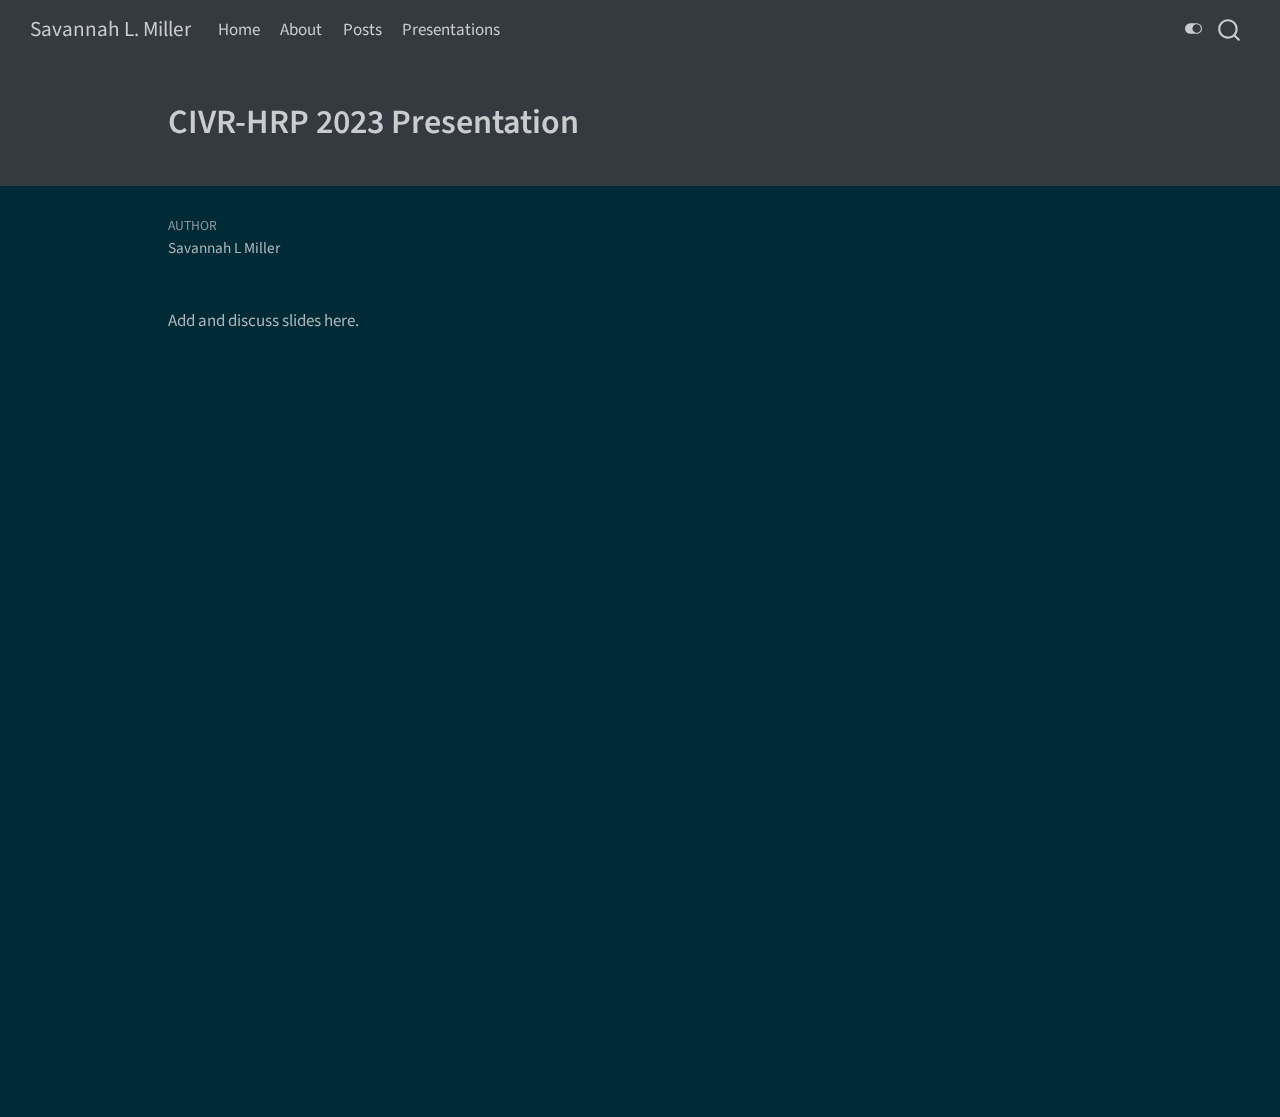
<file: docs/presentations/CIVICs-2023/index.html>
<!DOCTYPE html>
<html xmlns="http://www.w3.org/1999/xhtml" lang="en" xml:lang="en"><head>

<meta charset="utf-8">
<meta name="generator" content="quarto-1.6.39">

<meta name="viewport" content="width=device-width, initial-scale=1.0, user-scalable=yes">

<meta name="author" content="Savannah L Miller">

<title>CIVR-HRP 2023 Presentation – Savannah L. Miller</title>
<style>
code{white-space: pre-wrap;}
span.smallcaps{font-variant: small-caps;}
div.columns{display: flex; gap: min(4vw, 1.5em);}
div.column{flex: auto; overflow-x: auto;}
div.hanging-indent{margin-left: 1.5em; text-indent: -1.5em;}
ul.task-list{list-style: none;}
ul.task-list li input[type="checkbox"] {
  width: 0.8em;
  margin: 0 0.8em 0.2em -1em; /* quarto-specific, see https://github.com/quarto-dev/quarto-cli/issues/4556 */ 
  vertical-align: middle;
}
</style>


<script src="../../site_libs/quarto-nav/quarto-nav.js"></script>
<script src="../../site_libs/quarto-nav/headroom.min.js"></script>
<script src="../../site_libs/clipboard/clipboard.min.js"></script>
<script src="../../site_libs/quarto-search/autocomplete.umd.js"></script>
<script src="../../site_libs/quarto-search/fuse.min.js"></script>
<script src="../../site_libs/quarto-search/quarto-search.js"></script>
<meta name="quarto:offset" content="../../">
<script src="../../site_libs/quarto-html/quarto.js"></script>
<script src="../../site_libs/quarto-html/popper.min.js"></script>
<script src="../../site_libs/quarto-html/tippy.umd.min.js"></script>
<script src="../../site_libs/quarto-html/anchor.min.js"></script>
<link href="../../site_libs/quarto-html/tippy.css" rel="stylesheet">
<link href="../../site_libs/quarto-html/quarto-syntax-highlighting-e26003cea8cd680ca0c55a263523d882.css" rel="stylesheet" class="quarto-color-scheme" id="quarto-text-highlighting-styles">
<link href="../../site_libs/quarto-html/quarto-syntax-highlighting-dark-d166b450ba5a8e9f7a0ab969bf6592c1.css" rel="stylesheet" class="quarto-color-scheme quarto-color-alternate" id="quarto-text-highlighting-styles">
<script src="../../site_libs/bootstrap/bootstrap.min.js"></script>
<link href="../../site_libs/bootstrap/bootstrap-icons.css" rel="stylesheet">
<link href="../../site_libs/bootstrap/bootstrap-f3c2ea88cadbcfb37ba28ffa2c97cfc1.min.css" rel="stylesheet" append-hash="true" class="quarto-color-scheme" id="quarto-bootstrap" data-mode="light">
<link href="../../site_libs/bootstrap/bootstrap-dark-d9598b56567d6db39481eb32cff34dbe.min.css" rel="stylesheet" append-hash="true" class="quarto-color-scheme quarto-color-alternate" id="quarto-bootstrap" data-mode="dark">
<script id="quarto-search-options" type="application/json">{
  "location": "navbar",
  "copy-button": false,
  "collapse-after": 3,
  "panel-placement": "end",
  "type": "overlay",
  "limit": 50,
  "keyboard-shortcut": [
    "f",
    "/",
    "s"
  ],
  "show-item-context": false,
  "language": {
    "search-no-results-text": "No results",
    "search-matching-documents-text": "matching documents",
    "search-copy-link-title": "Copy link to search",
    "search-hide-matches-text": "Hide additional matches",
    "search-more-match-text": "more match in this document",
    "search-more-matches-text": "more matches in this document",
    "search-clear-button-title": "Clear",
    "search-text-placeholder": "",
    "search-detached-cancel-button-title": "Cancel",
    "search-submit-button-title": "Submit",
    "search-label": "Search"
  }
}</script>


<link rel="stylesheet" href="../../styles.css">
</head>

<body class="nav-fixed">

<div id="quarto-search-results"></div>
  <header id="quarto-header" class="headroom fixed-top quarto-banner">
    <nav class="navbar navbar-expand-lg " data-bs-theme="dark">
      <div class="navbar-container container-fluid">
      <div class="navbar-brand-container mx-auto">
    <a class="navbar-brand" href="../../index.html">
    <span class="navbar-title">Savannah L. Miller</span>
    </a>
  </div>
            <div id="quarto-search" class="" title="Search"></div>
          <button class="navbar-toggler" type="button" data-bs-toggle="collapse" data-bs-target="#navbarCollapse" aria-controls="navbarCollapse" role="menu" aria-expanded="false" aria-label="Toggle navigation" onclick="if (window.quartoToggleHeadroom) { window.quartoToggleHeadroom(); }">
  <span class="navbar-toggler-icon"></span>
</button>
          <div class="collapse navbar-collapse" id="navbarCollapse">
            <ul class="navbar-nav navbar-nav-scroll me-auto">
  <li class="nav-item">
    <a class="nav-link" href="../../index.html"> 
<span class="menu-text">Home</span></a>
  </li>  
  <li class="nav-item">
    <a class="nav-link" href="../../about.html"> 
<span class="menu-text">About</span></a>
  </li>  
  <li class="nav-item">
    <a class="nav-link" href="../../posts.html"> 
<span class="menu-text">Posts</span></a>
  </li>  
  <li class="nav-item">
    <a class="nav-link" href="../../presentations.html"> 
<span class="menu-text">Presentations</span></a>
  </li>  
</ul>
          </div> <!-- /navcollapse -->
            <div class="quarto-navbar-tools">
  <a href="" class="quarto-color-scheme-toggle quarto-navigation-tool  px-1" onclick="window.quartoToggleColorScheme(); return false;" title="Toggle dark mode"><i class="bi"></i></a>
</div>
      </div> <!-- /container-fluid -->
    </nav>
</header>
<!-- content -->
<header id="title-block-header" class="quarto-title-block default page-columns page-full">
  <div class="quarto-title-banner page-columns page-full">
    <div class="quarto-title column-body">
      <h1 class="title">CIVR-HRP 2023 Presentation</h1>
                      </div>
  </div>
    
  
  <div class="quarto-title-meta">

      <div>
      <div class="quarto-title-meta-heading">Author</div>
      <div class="quarto-title-meta-contents">
               <p>Savannah L Miller </p>
            </div>
    </div>
      
    
      
    </div>
    
  
  </header><div id="quarto-content" class="quarto-container page-columns page-rows-contents page-layout-article page-navbar">
<!-- sidebar -->
<!-- margin-sidebar -->
    <div id="quarto-margin-sidebar" class="sidebar margin-sidebar zindex-bottom">
        
    </div>
<!-- main -->
<main class="content quarto-banner-title-block" id="quarto-document-content">





<p>Add and discuss slides here.</p>



</main> <!-- /main -->
<script id="quarto-html-after-body" type="application/javascript">
window.document.addEventListener("DOMContentLoaded", function (event) {
  const toggleBodyColorMode = (bsSheetEl) => {
    const mode = bsSheetEl.getAttribute("data-mode");
    const bodyEl = window.document.querySelector("body");
    if (mode === "dark") {
      bodyEl.classList.add("quarto-dark");
      bodyEl.classList.remove("quarto-light");
    } else {
      bodyEl.classList.add("quarto-light");
      bodyEl.classList.remove("quarto-dark");
    }
  }
  const toggleBodyColorPrimary = () => {
    const bsSheetEl = window.document.querySelector("link#quarto-bootstrap");
    if (bsSheetEl) {
      toggleBodyColorMode(bsSheetEl);
    }
  }
  toggleBodyColorPrimary();  
  const disableStylesheet = (stylesheets) => {
    for (let i=0; i < stylesheets.length; i++) {
      const stylesheet = stylesheets[i];
      stylesheet.rel = 'prefetch';
    }
  }
  const enableStylesheet = (stylesheets) => {
    for (let i=0; i < stylesheets.length; i++) {
      const stylesheet = stylesheets[i];
      stylesheet.rel = 'stylesheet';
    }
  }
  const manageTransitions = (selector, allowTransitions) => {
    const els = window.document.querySelectorAll(selector);
    for (let i=0; i < els.length; i++) {
      const el = els[i];
      if (allowTransitions) {
        el.classList.remove('notransition');
      } else {
        el.classList.add('notransition');
      }
    }
  }
  const toggleGiscusIfUsed = (isAlternate, darkModeDefault) => {
    const baseTheme = document.querySelector('#giscus-base-theme')?.value ?? 'light';
    const alternateTheme = document.querySelector('#giscus-alt-theme')?.value ?? 'dark';
    let newTheme = '';
    if(darkModeDefault) {
      newTheme = isAlternate ? baseTheme : alternateTheme;
    } else {
      newTheme = isAlternate ? alternateTheme : baseTheme;
    }
    const changeGiscusTheme = () => {
      // From: https://github.com/giscus/giscus/issues/336
      const sendMessage = (message) => {
        const iframe = document.querySelector('iframe.giscus-frame');
        if (!iframe) return;
        iframe.contentWindow.postMessage({ giscus: message }, 'https://giscus.app');
      }
      sendMessage({
        setConfig: {
          theme: newTheme
        }
      });
    }
    const isGiscussLoaded = window.document.querySelector('iframe.giscus-frame') !== null;
    if (isGiscussLoaded) {
      changeGiscusTheme();
    }
  }
  const toggleColorMode = (alternate) => {
    // Switch the stylesheets
    const alternateStylesheets = window.document.querySelectorAll('link.quarto-color-scheme.quarto-color-alternate');
    manageTransitions('#quarto-margin-sidebar .nav-link', false);
    if (alternate) {
      enableStylesheet(alternateStylesheets);
      for (const sheetNode of alternateStylesheets) {
        if (sheetNode.id === "quarto-bootstrap") {
          toggleBodyColorMode(sheetNode);
        }
      }
    } else {
      disableStylesheet(alternateStylesheets);
      toggleBodyColorPrimary();
    }
    manageTransitions('#quarto-margin-sidebar .nav-link', true);
    // Switch the toggles
    const toggles = window.document.querySelectorAll('.quarto-color-scheme-toggle');
    for (let i=0; i < toggles.length; i++) {
      const toggle = toggles[i];
      if (toggle) {
        if (alternate) {
          toggle.classList.add("alternate");     
        } else {
          toggle.classList.remove("alternate");
        }
      }
    }
    // Hack to workaround the fact that safari doesn't
    // properly recolor the scrollbar when toggling (#1455)
    if (navigator.userAgent.indexOf('Safari') > 0 && navigator.userAgent.indexOf('Chrome') == -1) {
      manageTransitions("body", false);
      window.scrollTo(0, 1);
      setTimeout(() => {
        window.scrollTo(0, 0);
        manageTransitions("body", true);
      }, 40);  
    }
  }
  const isFileUrl = () => { 
    return window.location.protocol === 'file:';
  }
  const hasAlternateSentinel = () => {  
    let styleSentinel = getColorSchemeSentinel();
    if (styleSentinel !== null) {
      return styleSentinel === "alternate";
    } else {
      return false;
    }
  }
  const setStyleSentinel = (alternate) => {
    const value = alternate ? "alternate" : "default";
    if (!isFileUrl()) {
      window.localStorage.setItem("quarto-color-scheme", value);
    } else {
      localAlternateSentinel = value;
    }
  }
  const getColorSchemeSentinel = () => {
    if (!isFileUrl()) {
      const storageValue = window.localStorage.getItem("quarto-color-scheme");
      return storageValue != null ? storageValue : localAlternateSentinel;
    } else {
      return localAlternateSentinel;
    }
  }
  const darkModeDefault = true;
  let localAlternateSentinel = darkModeDefault ? 'alternate' : 'default';
  // Dark / light mode switch
  window.quartoToggleColorScheme = () => {
    // Read the current dark / light value 
    let toAlternate = !hasAlternateSentinel();
    toggleColorMode(toAlternate);
    setStyleSentinel(toAlternate);
    toggleGiscusIfUsed(toAlternate, darkModeDefault);
  };
  // Ensure there is a toggle, if there isn't float one in the top right
  if (window.document.querySelector('.quarto-color-scheme-toggle') === null) {
    const a = window.document.createElement('a');
    a.classList.add('top-right');
    a.classList.add('quarto-color-scheme-toggle');
    a.href = "";
    a.onclick = function() { try { window.quartoToggleColorScheme(); } catch {} return false; };
    const i = window.document.createElement("i");
    i.classList.add('bi');
    a.appendChild(i);
    window.document.body.appendChild(a);
  }
  // Switch to dark mode if need be
  if (hasAlternateSentinel()) {
    toggleColorMode(true);
  } else {
    toggleColorMode(false);
  }
  const icon = "";
  const anchorJS = new window.AnchorJS();
  anchorJS.options = {
    placement: 'right',
    icon: icon
  };
  anchorJS.add('.anchored');
  const isCodeAnnotation = (el) => {
    for (const clz of el.classList) {
      if (clz.startsWith('code-annotation-')) {                     
        return true;
      }
    }
    return false;
  }
  const onCopySuccess = function(e) {
    // button target
    const button = e.trigger;
    // don't keep focus
    button.blur();
    // flash "checked"
    button.classList.add('code-copy-button-checked');
    var currentTitle = button.getAttribute("title");
    button.setAttribute("title", "Copied!");
    let tooltip;
    if (window.bootstrap) {
      button.setAttribute("data-bs-toggle", "tooltip");
      button.setAttribute("data-bs-placement", "left");
      button.setAttribute("data-bs-title", "Copied!");
      tooltip = new bootstrap.Tooltip(button, 
        { trigger: "manual", 
          customClass: "code-copy-button-tooltip",
          offset: [0, -8]});
      tooltip.show();    
    }
    setTimeout(function() {
      if (tooltip) {
        tooltip.hide();
        button.removeAttribute("data-bs-title");
        button.removeAttribute("data-bs-toggle");
        button.removeAttribute("data-bs-placement");
      }
      button.setAttribute("title", currentTitle);
      button.classList.remove('code-copy-button-checked');
    }, 1000);
    // clear code selection
    e.clearSelection();
  }
  const getTextToCopy = function(trigger) {
      const codeEl = trigger.previousElementSibling.cloneNode(true);
      for (const childEl of codeEl.children) {
        if (isCodeAnnotation(childEl)) {
          childEl.remove();
        }
      }
      return codeEl.innerText;
  }
  const clipboard = new window.ClipboardJS('.code-copy-button:not([data-in-quarto-modal])', {
    text: getTextToCopy
  });
  clipboard.on('success', onCopySuccess);
  if (window.document.getElementById('quarto-embedded-source-code-modal')) {
    const clipboardModal = new window.ClipboardJS('.code-copy-button[data-in-quarto-modal]', {
      text: getTextToCopy,
      container: window.document.getElementById('quarto-embedded-source-code-modal')
    });
    clipboardModal.on('success', onCopySuccess);
  }
    var localhostRegex = new RegExp(/^(?:http|https):\/\/localhost\:?[0-9]*\//);
    var mailtoRegex = new RegExp(/^mailto:/);
      var filterRegex = new RegExp('/' + window.location.host + '/');
    var isInternal = (href) => {
        return filterRegex.test(href) || localhostRegex.test(href) || mailtoRegex.test(href);
    }
    // Inspect non-navigation links and adorn them if external
 	var links = window.document.querySelectorAll('a[href]:not(.nav-link):not(.navbar-brand):not(.toc-action):not(.sidebar-link):not(.sidebar-item-toggle):not(.pagination-link):not(.no-external):not([aria-hidden]):not(.dropdown-item):not(.quarto-navigation-tool):not(.about-link)');
    for (var i=0; i<links.length; i++) {
      const link = links[i];
      if (!isInternal(link.href)) {
        // undo the damage that might have been done by quarto-nav.js in the case of
        // links that we want to consider external
        if (link.dataset.originalHref !== undefined) {
          link.href = link.dataset.originalHref;
        }
      }
    }
  function tippyHover(el, contentFn, onTriggerFn, onUntriggerFn) {
    const config = {
      allowHTML: true,
      maxWidth: 500,
      delay: 100,
      arrow: false,
      appendTo: function(el) {
          return el.parentElement;
      },
      interactive: true,
      interactiveBorder: 10,
      theme: 'quarto',
      placement: 'bottom-start',
    };
    if (contentFn) {
      config.content = contentFn;
    }
    if (onTriggerFn) {
      config.onTrigger = onTriggerFn;
    }
    if (onUntriggerFn) {
      config.onUntrigger = onUntriggerFn;
    }
    window.tippy(el, config); 
  }
  const noterefs = window.document.querySelectorAll('a[role="doc-noteref"]');
  for (var i=0; i<noterefs.length; i++) {
    const ref = noterefs[i];
    tippyHover(ref, function() {
      // use id or data attribute instead here
      let href = ref.getAttribute('data-footnote-href') || ref.getAttribute('href');
      try { href = new URL(href).hash; } catch {}
      const id = href.replace(/^#\/?/, "");
      const note = window.document.getElementById(id);
      if (note) {
        return note.innerHTML;
      } else {
        return "";
      }
    });
  }
  const xrefs = window.document.querySelectorAll('a.quarto-xref');
  const processXRef = (id, note) => {
    // Strip column container classes
    const stripColumnClz = (el) => {
      el.classList.remove("page-full", "page-columns");
      if (el.children) {
        for (const child of el.children) {
          stripColumnClz(child);
        }
      }
    }
    stripColumnClz(note)
    if (id === null || id.startsWith('sec-')) {
      // Special case sections, only their first couple elements
      const container = document.createElement("div");
      if (note.children && note.children.length > 2) {
        container.appendChild(note.children[0].cloneNode(true));
        for (let i = 1; i < note.children.length; i++) {
          const child = note.children[i];
          if (child.tagName === "P" && child.innerText === "") {
            continue;
          } else {
            container.appendChild(child.cloneNode(true));
            break;
          }
        }
        if (window.Quarto?.typesetMath) {
          window.Quarto.typesetMath(container);
        }
        return container.innerHTML
      } else {
        if (window.Quarto?.typesetMath) {
          window.Quarto.typesetMath(note);
        }
        return note.innerHTML;
      }
    } else {
      // Remove any anchor links if they are present
      const anchorLink = note.querySelector('a.anchorjs-link');
      if (anchorLink) {
        anchorLink.remove();
      }
      if (window.Quarto?.typesetMath) {
        window.Quarto.typesetMath(note);
      }
      if (note.classList.contains("callout")) {
        return note.outerHTML;
      } else {
        return note.innerHTML;
      }
    }
  }
  for (var i=0; i<xrefs.length; i++) {
    const xref = xrefs[i];
    tippyHover(xref, undefined, function(instance) {
      instance.disable();
      let url = xref.getAttribute('href');
      let hash = undefined; 
      if (url.startsWith('#')) {
        hash = url;
      } else {
        try { hash = new URL(url).hash; } catch {}
      }
      if (hash) {
        const id = hash.replace(/^#\/?/, "");
        const note = window.document.getElementById(id);
        if (note !== null) {
          try {
            const html = processXRef(id, note.cloneNode(true));
            instance.setContent(html);
          } finally {
            instance.enable();
            instance.show();
          }
        } else {
          // See if we can fetch this
          fetch(url.split('#')[0])
          .then(res => res.text())
          .then(html => {
            const parser = new DOMParser();
            const htmlDoc = parser.parseFromString(html, "text/html");
            const note = htmlDoc.getElementById(id);
            if (note !== null) {
              const html = processXRef(id, note);
              instance.setContent(html);
            } 
          }).finally(() => {
            instance.enable();
            instance.show();
          });
        }
      } else {
        // See if we can fetch a full url (with no hash to target)
        // This is a special case and we should probably do some content thinning / targeting
        fetch(url)
        .then(res => res.text())
        .then(html => {
          const parser = new DOMParser();
          const htmlDoc = parser.parseFromString(html, "text/html");
          const note = htmlDoc.querySelector('main.content');
          if (note !== null) {
            // This should only happen for chapter cross references
            // (since there is no id in the URL)
            // remove the first header
            if (note.children.length > 0 && note.children[0].tagName === "HEADER") {
              note.children[0].remove();
            }
            const html = processXRef(null, note);
            instance.setContent(html);
          } 
        }).finally(() => {
          instance.enable();
          instance.show();
        });
      }
    }, function(instance) {
    });
  }
      let selectedAnnoteEl;
      const selectorForAnnotation = ( cell, annotation) => {
        let cellAttr = 'data-code-cell="' + cell + '"';
        let lineAttr = 'data-code-annotation="' +  annotation + '"';
        const selector = 'span[' + cellAttr + '][' + lineAttr + ']';
        return selector;
      }
      const selectCodeLines = (annoteEl) => {
        const doc = window.document;
        const targetCell = annoteEl.getAttribute("data-target-cell");
        const targetAnnotation = annoteEl.getAttribute("data-target-annotation");
        const annoteSpan = window.document.querySelector(selectorForAnnotation(targetCell, targetAnnotation));
        const lines = annoteSpan.getAttribute("data-code-lines").split(",");
        const lineIds = lines.map((line) => {
          return targetCell + "-" + line;
        })
        let top = null;
        let height = null;
        let parent = null;
        if (lineIds.length > 0) {
            //compute the position of the single el (top and bottom and make a div)
            const el = window.document.getElementById(lineIds[0]);
            top = el.offsetTop;
            height = el.offsetHeight;
            parent = el.parentElement.parentElement;
          if (lineIds.length > 1) {
            const lastEl = window.document.getElementById(lineIds[lineIds.length - 1]);
            const bottom = lastEl.offsetTop + lastEl.offsetHeight;
            height = bottom - top;
          }
          if (top !== null && height !== null && parent !== null) {
            // cook up a div (if necessary) and position it 
            let div = window.document.getElementById("code-annotation-line-highlight");
            if (div === null) {
              div = window.document.createElement("div");
              div.setAttribute("id", "code-annotation-line-highlight");
              div.style.position = 'absolute';
              parent.appendChild(div);
            }
            div.style.top = top - 2 + "px";
            div.style.height = height + 4 + "px";
            div.style.left = 0;
            let gutterDiv = window.document.getElementById("code-annotation-line-highlight-gutter");
            if (gutterDiv === null) {
              gutterDiv = window.document.createElement("div");
              gutterDiv.setAttribute("id", "code-annotation-line-highlight-gutter");
              gutterDiv.style.position = 'absolute';
              const codeCell = window.document.getElementById(targetCell);
              const gutter = codeCell.querySelector('.code-annotation-gutter');
              gutter.appendChild(gutterDiv);
            }
            gutterDiv.style.top = top - 2 + "px";
            gutterDiv.style.height = height + 4 + "px";
          }
          selectedAnnoteEl = annoteEl;
        }
      };
      const unselectCodeLines = () => {
        const elementsIds = ["code-annotation-line-highlight", "code-annotation-line-highlight-gutter"];
        elementsIds.forEach((elId) => {
          const div = window.document.getElementById(elId);
          if (div) {
            div.remove();
          }
        });
        selectedAnnoteEl = undefined;
      };
        // Handle positioning of the toggle
    window.addEventListener(
      "resize",
      throttle(() => {
        elRect = undefined;
        if (selectedAnnoteEl) {
          selectCodeLines(selectedAnnoteEl);
        }
      }, 10)
    );
    function throttle(fn, ms) {
    let throttle = false;
    let timer;
      return (...args) => {
        if(!throttle) { // first call gets through
            fn.apply(this, args);
            throttle = true;
        } else { // all the others get throttled
            if(timer) clearTimeout(timer); // cancel #2
            timer = setTimeout(() => {
              fn.apply(this, args);
              timer = throttle = false;
            }, ms);
        }
      };
    }
      // Attach click handler to the DT
      const annoteDls = window.document.querySelectorAll('dt[data-target-cell]');
      for (const annoteDlNode of annoteDls) {
        annoteDlNode.addEventListener('click', (event) => {
          const clickedEl = event.target;
          if (clickedEl !== selectedAnnoteEl) {
            unselectCodeLines();
            const activeEl = window.document.querySelector('dt[data-target-cell].code-annotation-active');
            if (activeEl) {
              activeEl.classList.remove('code-annotation-active');
            }
            selectCodeLines(clickedEl);
            clickedEl.classList.add('code-annotation-active');
          } else {
            // Unselect the line
            unselectCodeLines();
            clickedEl.classList.remove('code-annotation-active');
          }
        });
      }
  const findCites = (el) => {
    const parentEl = el.parentElement;
    if (parentEl) {
      const cites = parentEl.dataset.cites;
      if (cites) {
        return {
          el,
          cites: cites.split(' ')
        };
      } else {
        return findCites(el.parentElement)
      }
    } else {
      return undefined;
    }
  };
  var bibliorefs = window.document.querySelectorAll('a[role="doc-biblioref"]');
  for (var i=0; i<bibliorefs.length; i++) {
    const ref = bibliorefs[i];
    const citeInfo = findCites(ref);
    if (citeInfo) {
      tippyHover(citeInfo.el, function() {
        var popup = window.document.createElement('div');
        citeInfo.cites.forEach(function(cite) {
          var citeDiv = window.document.createElement('div');
          citeDiv.classList.add('hanging-indent');
          citeDiv.classList.add('csl-entry');
          var biblioDiv = window.document.getElementById('ref-' + cite);
          if (biblioDiv) {
            citeDiv.innerHTML = biblioDiv.innerHTML;
          }
          popup.appendChild(citeDiv);
        });
        return popup.innerHTML;
      });
    }
  }
});
</script>
</div> <!-- /content -->




</body></html>
</file>
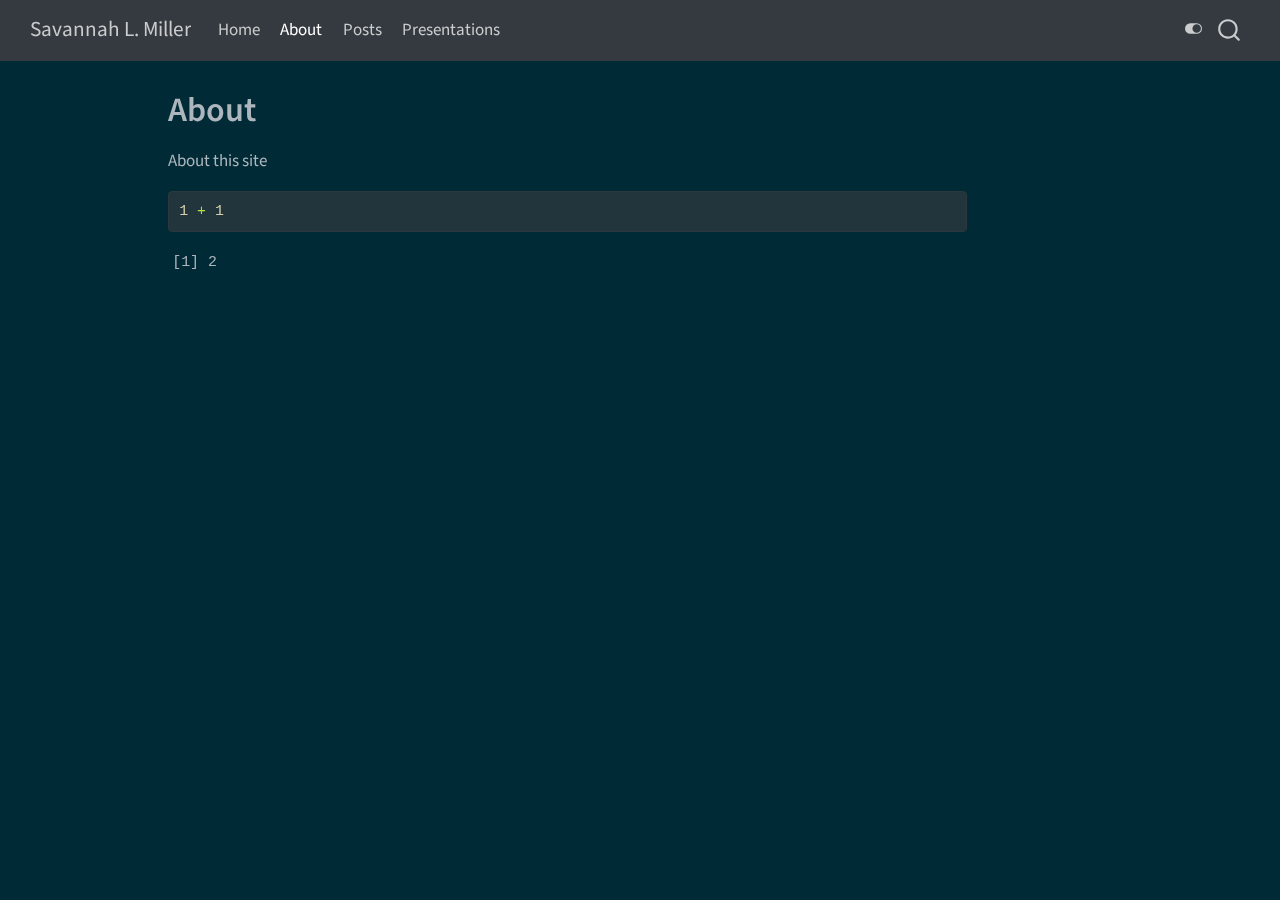
<file: docs/about.html>
<!DOCTYPE html>
<html xmlns="http://www.w3.org/1999/xhtml" lang="en" xml:lang="en"><head>

<meta charset="utf-8">
<meta name="generator" content="quarto-1.6.39">

<meta name="viewport" content="width=device-width, initial-scale=1.0, user-scalable=yes">


<title>About – Savannah L. Miller</title>
<style>
code{white-space: pre-wrap;}
span.smallcaps{font-variant: small-caps;}
div.columns{display: flex; gap: min(4vw, 1.5em);}
div.column{flex: auto; overflow-x: auto;}
div.hanging-indent{margin-left: 1.5em; text-indent: -1.5em;}
ul.task-list{list-style: none;}
ul.task-list li input[type="checkbox"] {
  width: 0.8em;
  margin: 0 0.8em 0.2em -1em; /* quarto-specific, see https://github.com/quarto-dev/quarto-cli/issues/4556 */ 
  vertical-align: middle;
}
/* CSS for syntax highlighting */
pre > code.sourceCode { white-space: pre; position: relative; }
pre > code.sourceCode > span { line-height: 1.25; }
pre > code.sourceCode > span:empty { height: 1.2em; }
.sourceCode { overflow: visible; }
code.sourceCode > span { color: inherit; text-decoration: inherit; }
div.sourceCode { margin: 1em 0; }
pre.sourceCode { margin: 0; }
@media screen {
div.sourceCode { overflow: auto; }
}
@media print {
pre > code.sourceCode { white-space: pre-wrap; }
pre > code.sourceCode > span { display: inline-block; text-indent: -5em; padding-left: 5em; }
}
pre.numberSource code
  { counter-reset: source-line 0; }
pre.numberSource code > span
  { position: relative; left: -4em; counter-increment: source-line; }
pre.numberSource code > span > a:first-child::before
  { content: counter(source-line);
    position: relative; left: -1em; text-align: right; vertical-align: baseline;
    border: none; display: inline-block;
    -webkit-touch-callout: none; -webkit-user-select: none;
    -khtml-user-select: none; -moz-user-select: none;
    -ms-user-select: none; user-select: none;
    padding: 0 4px; width: 4em;
  }
pre.numberSource { margin-left: 3em;  padding-left: 4px; }
div.sourceCode
  {   }
@media screen {
pre > code.sourceCode > span > a:first-child::before { text-decoration: underline; }
}
</style>


<script src="site_libs/quarto-nav/quarto-nav.js"></script>
<script src="site_libs/quarto-nav/headroom.min.js"></script>
<script src="site_libs/clipboard/clipboard.min.js"></script>
<script src="site_libs/quarto-search/autocomplete.umd.js"></script>
<script src="site_libs/quarto-search/fuse.min.js"></script>
<script src="site_libs/quarto-search/quarto-search.js"></script>
<meta name="quarto:offset" content="./">
<script src="site_libs/quarto-html/quarto.js"></script>
<script src="site_libs/quarto-html/popper.min.js"></script>
<script src="site_libs/quarto-html/tippy.umd.min.js"></script>
<script src="site_libs/quarto-html/anchor.min.js"></script>
<link href="site_libs/quarto-html/tippy.css" rel="stylesheet">
<link href="site_libs/quarto-html/quarto-syntax-highlighting-e26003cea8cd680ca0c55a263523d882.css" rel="stylesheet" class="quarto-color-scheme" id="quarto-text-highlighting-styles">
<link href="site_libs/quarto-html/quarto-syntax-highlighting-dark-d166b450ba5a8e9f7a0ab969bf6592c1.css" rel="stylesheet" class="quarto-color-scheme quarto-color-alternate" id="quarto-text-highlighting-styles">
<script src="site_libs/bootstrap/bootstrap.min.js"></script>
<link href="site_libs/bootstrap/bootstrap-icons.css" rel="stylesheet">
<link href="site_libs/bootstrap/bootstrap-f3c2ea88cadbcfb37ba28ffa2c97cfc1.min.css" rel="stylesheet" append-hash="true" class="quarto-color-scheme" id="quarto-bootstrap" data-mode="light">
<link href="site_libs/bootstrap/bootstrap-dark-d9598b56567d6db39481eb32cff34dbe.min.css" rel="stylesheet" append-hash="true" class="quarto-color-scheme quarto-color-alternate" id="quarto-bootstrap" data-mode="dark">
<script id="quarto-search-options" type="application/json">{
  "location": "navbar",
  "copy-button": false,
  "collapse-after": 3,
  "panel-placement": "end",
  "type": "overlay",
  "limit": 50,
  "keyboard-shortcut": [
    "f",
    "/",
    "s"
  ],
  "show-item-context": false,
  "language": {
    "search-no-results-text": "No results",
    "search-matching-documents-text": "matching documents",
    "search-copy-link-title": "Copy link to search",
    "search-hide-matches-text": "Hide additional matches",
    "search-more-match-text": "more match in this document",
    "search-more-matches-text": "more matches in this document",
    "search-clear-button-title": "Clear",
    "search-text-placeholder": "",
    "search-detached-cancel-button-title": "Cancel",
    "search-submit-button-title": "Submit",
    "search-label": "Search"
  }
}</script>


<link rel="stylesheet" href="styles.css">
</head>

<body class="nav-fixed">

<div id="quarto-search-results"></div>
  <header id="quarto-header" class="headroom fixed-top">
    <nav class="navbar navbar-expand-lg " data-bs-theme="dark">
      <div class="navbar-container container-fluid">
      <div class="navbar-brand-container mx-auto">
    <a class="navbar-brand" href="./index.html">
    <span class="navbar-title">Savannah L. Miller</span>
    </a>
  </div>
            <div id="quarto-search" class="" title="Search"></div>
          <button class="navbar-toggler" type="button" data-bs-toggle="collapse" data-bs-target="#navbarCollapse" aria-controls="navbarCollapse" role="menu" aria-expanded="false" aria-label="Toggle navigation" onclick="if (window.quartoToggleHeadroom) { window.quartoToggleHeadroom(); }">
  <span class="navbar-toggler-icon"></span>
</button>
          <div class="collapse navbar-collapse" id="navbarCollapse">
            <ul class="navbar-nav navbar-nav-scroll me-auto">
  <li class="nav-item">
    <a class="nav-link" href="./index.html"> 
<span class="menu-text">Home</span></a>
  </li>  
  <li class="nav-item">
    <a class="nav-link active" href="./about.html" aria-current="page"> 
<span class="menu-text">About</span></a>
  </li>  
  <li class="nav-item">
    <a class="nav-link" href="./posts.html"> 
<span class="menu-text">Posts</span></a>
  </li>  
  <li class="nav-item">
    <a class="nav-link" href="./presentations.html"> 
<span class="menu-text">Presentations</span></a>
  </li>  
</ul>
          </div> <!-- /navcollapse -->
            <div class="quarto-navbar-tools">
  <a href="" class="quarto-color-scheme-toggle quarto-navigation-tool  px-1" onclick="window.quartoToggleColorScheme(); return false;" title="Toggle dark mode"><i class="bi"></i></a>
</div>
      </div> <!-- /container-fluid -->
    </nav>
</header>
<!-- content -->
<div id="quarto-content" class="quarto-container page-columns page-rows-contents page-layout-article page-navbar">
<!-- sidebar -->
<!-- margin-sidebar -->
    <div id="quarto-margin-sidebar" class="sidebar margin-sidebar zindex-bottom">
        
    </div>
<!-- main -->
<main class="content" id="quarto-document-content">

<header id="title-block-header" class="quarto-title-block default">
<div class="quarto-title">
<h1 class="title">About</h1>
</div>



<div class="quarto-title-meta">

    
  
    
  </div>
  


</header>


<p>About this site</p>
<div class="cell">
<div class="sourceCode cell-code" id="cb1"><pre class="sourceCode r code-with-copy"><code class="sourceCode r"><span id="cb1-1"><a href="#cb1-1" aria-hidden="true" tabindex="-1"></a><span class="dv">1</span> <span class="sc">+</span> <span class="dv">1</span></span></code><button title="Copy to Clipboard" class="code-copy-button"><i class="bi"></i></button></pre></div>
<div class="cell-output cell-output-stdout">
<pre><code>[1] 2</code></pre>
</div>
</div>



</main> <!-- /main -->
<script id="quarto-html-after-body" type="application/javascript">
window.document.addEventListener("DOMContentLoaded", function (event) {
  const toggleBodyColorMode = (bsSheetEl) => {
    const mode = bsSheetEl.getAttribute("data-mode");
    const bodyEl = window.document.querySelector("body");
    if (mode === "dark") {
      bodyEl.classList.add("quarto-dark");
      bodyEl.classList.remove("quarto-light");
    } else {
      bodyEl.classList.add("quarto-light");
      bodyEl.classList.remove("quarto-dark");
    }
  }
  const toggleBodyColorPrimary = () => {
    const bsSheetEl = window.document.querySelector("link#quarto-bootstrap");
    if (bsSheetEl) {
      toggleBodyColorMode(bsSheetEl);
    }
  }
  toggleBodyColorPrimary();  
  const disableStylesheet = (stylesheets) => {
    for (let i=0; i < stylesheets.length; i++) {
      const stylesheet = stylesheets[i];
      stylesheet.rel = 'prefetch';
    }
  }
  const enableStylesheet = (stylesheets) => {
    for (let i=0; i < stylesheets.length; i++) {
      const stylesheet = stylesheets[i];
      stylesheet.rel = 'stylesheet';
    }
  }
  const manageTransitions = (selector, allowTransitions) => {
    const els = window.document.querySelectorAll(selector);
    for (let i=0; i < els.length; i++) {
      const el = els[i];
      if (allowTransitions) {
        el.classList.remove('notransition');
      } else {
        el.classList.add('notransition');
      }
    }
  }
  const toggleGiscusIfUsed = (isAlternate, darkModeDefault) => {
    const baseTheme = document.querySelector('#giscus-base-theme')?.value ?? 'light';
    const alternateTheme = document.querySelector('#giscus-alt-theme')?.value ?? 'dark';
    let newTheme = '';
    if(darkModeDefault) {
      newTheme = isAlternate ? baseTheme : alternateTheme;
    } else {
      newTheme = isAlternate ? alternateTheme : baseTheme;
    }
    const changeGiscusTheme = () => {
      // From: https://github.com/giscus/giscus/issues/336
      const sendMessage = (message) => {
        const iframe = document.querySelector('iframe.giscus-frame');
        if (!iframe) return;
        iframe.contentWindow.postMessage({ giscus: message }, 'https://giscus.app');
      }
      sendMessage({
        setConfig: {
          theme: newTheme
        }
      });
    }
    const isGiscussLoaded = window.document.querySelector('iframe.giscus-frame') !== null;
    if (isGiscussLoaded) {
      changeGiscusTheme();
    }
  }
  const toggleColorMode = (alternate) => {
    // Switch the stylesheets
    const alternateStylesheets = window.document.querySelectorAll('link.quarto-color-scheme.quarto-color-alternate');
    manageTransitions('#quarto-margin-sidebar .nav-link', false);
    if (alternate) {
      enableStylesheet(alternateStylesheets);
      for (const sheetNode of alternateStylesheets) {
        if (sheetNode.id === "quarto-bootstrap") {
          toggleBodyColorMode(sheetNode);
        }
      }
    } else {
      disableStylesheet(alternateStylesheets);
      toggleBodyColorPrimary();
    }
    manageTransitions('#quarto-margin-sidebar .nav-link', true);
    // Switch the toggles
    const toggles = window.document.querySelectorAll('.quarto-color-scheme-toggle');
    for (let i=0; i < toggles.length; i++) {
      const toggle = toggles[i];
      if (toggle) {
        if (alternate) {
          toggle.classList.add("alternate");     
        } else {
          toggle.classList.remove("alternate");
        }
      }
    }
    // Hack to workaround the fact that safari doesn't
    // properly recolor the scrollbar when toggling (#1455)
    if (navigator.userAgent.indexOf('Safari') > 0 && navigator.userAgent.indexOf('Chrome') == -1) {
      manageTransitions("body", false);
      window.scrollTo(0, 1);
      setTimeout(() => {
        window.scrollTo(0, 0);
        manageTransitions("body", true);
      }, 40);  
    }
  }
  const isFileUrl = () => { 
    return window.location.protocol === 'file:';
  }
  const hasAlternateSentinel = () => {  
    let styleSentinel = getColorSchemeSentinel();
    if (styleSentinel !== null) {
      return styleSentinel === "alternate";
    } else {
      return false;
    }
  }
  const setStyleSentinel = (alternate) => {
    const value = alternate ? "alternate" : "default";
    if (!isFileUrl()) {
      window.localStorage.setItem("quarto-color-scheme", value);
    } else {
      localAlternateSentinel = value;
    }
  }
  const getColorSchemeSentinel = () => {
    if (!isFileUrl()) {
      const storageValue = window.localStorage.getItem("quarto-color-scheme");
      return storageValue != null ? storageValue : localAlternateSentinel;
    } else {
      return localAlternateSentinel;
    }
  }
  const darkModeDefault = true;
  let localAlternateSentinel = darkModeDefault ? 'alternate' : 'default';
  // Dark / light mode switch
  window.quartoToggleColorScheme = () => {
    // Read the current dark / light value 
    let toAlternate = !hasAlternateSentinel();
    toggleColorMode(toAlternate);
    setStyleSentinel(toAlternate);
    toggleGiscusIfUsed(toAlternate, darkModeDefault);
  };
  // Ensure there is a toggle, if there isn't float one in the top right
  if (window.document.querySelector('.quarto-color-scheme-toggle') === null) {
    const a = window.document.createElement('a');
    a.classList.add('top-right');
    a.classList.add('quarto-color-scheme-toggle');
    a.href = "";
    a.onclick = function() { try { window.quartoToggleColorScheme(); } catch {} return false; };
    const i = window.document.createElement("i");
    i.classList.add('bi');
    a.appendChild(i);
    window.document.body.appendChild(a);
  }
  // Switch to dark mode if need be
  if (hasAlternateSentinel()) {
    toggleColorMode(true);
  } else {
    toggleColorMode(false);
  }
  const icon = "";
  const anchorJS = new window.AnchorJS();
  anchorJS.options = {
    placement: 'right',
    icon: icon
  };
  anchorJS.add('.anchored');
  const isCodeAnnotation = (el) => {
    for (const clz of el.classList) {
      if (clz.startsWith('code-annotation-')) {                     
        return true;
      }
    }
    return false;
  }
  const onCopySuccess = function(e) {
    // button target
    const button = e.trigger;
    // don't keep focus
    button.blur();
    // flash "checked"
    button.classList.add('code-copy-button-checked');
    var currentTitle = button.getAttribute("title");
    button.setAttribute("title", "Copied!");
    let tooltip;
    if (window.bootstrap) {
      button.setAttribute("data-bs-toggle", "tooltip");
      button.setAttribute("data-bs-placement", "left");
      button.setAttribute("data-bs-title", "Copied!");
      tooltip = new bootstrap.Tooltip(button, 
        { trigger: "manual", 
          customClass: "code-copy-button-tooltip",
          offset: [0, -8]});
      tooltip.show();    
    }
    setTimeout(function() {
      if (tooltip) {
        tooltip.hide();
        button.removeAttribute("data-bs-title");
        button.removeAttribute("data-bs-toggle");
        button.removeAttribute("data-bs-placement");
      }
      button.setAttribute("title", currentTitle);
      button.classList.remove('code-copy-button-checked');
    }, 1000);
    // clear code selection
    e.clearSelection();
  }
  const getTextToCopy = function(trigger) {
      const codeEl = trigger.previousElementSibling.cloneNode(true);
      for (const childEl of codeEl.children) {
        if (isCodeAnnotation(childEl)) {
          childEl.remove();
        }
      }
      return codeEl.innerText;
  }
  const clipboard = new window.ClipboardJS('.code-copy-button:not([data-in-quarto-modal])', {
    text: getTextToCopy
  });
  clipboard.on('success', onCopySuccess);
  if (window.document.getElementById('quarto-embedded-source-code-modal')) {
    const clipboardModal = new window.ClipboardJS('.code-copy-button[data-in-quarto-modal]', {
      text: getTextToCopy,
      container: window.document.getElementById('quarto-embedded-source-code-modal')
    });
    clipboardModal.on('success', onCopySuccess);
  }
    var localhostRegex = new RegExp(/^(?:http|https):\/\/localhost\:?[0-9]*\//);
    var mailtoRegex = new RegExp(/^mailto:/);
      var filterRegex = new RegExp('/' + window.location.host + '/');
    var isInternal = (href) => {
        return filterRegex.test(href) || localhostRegex.test(href) || mailtoRegex.test(href);
    }
    // Inspect non-navigation links and adorn them if external
 	var links = window.document.querySelectorAll('a[href]:not(.nav-link):not(.navbar-brand):not(.toc-action):not(.sidebar-link):not(.sidebar-item-toggle):not(.pagination-link):not(.no-external):not([aria-hidden]):not(.dropdown-item):not(.quarto-navigation-tool):not(.about-link)');
    for (var i=0; i<links.length; i++) {
      const link = links[i];
      if (!isInternal(link.href)) {
        // undo the damage that might have been done by quarto-nav.js in the case of
        // links that we want to consider external
        if (link.dataset.originalHref !== undefined) {
          link.href = link.dataset.originalHref;
        }
      }
    }
  function tippyHover(el, contentFn, onTriggerFn, onUntriggerFn) {
    const config = {
      allowHTML: true,
      maxWidth: 500,
      delay: 100,
      arrow: false,
      appendTo: function(el) {
          return el.parentElement;
      },
      interactive: true,
      interactiveBorder: 10,
      theme: 'quarto',
      placement: 'bottom-start',
    };
    if (contentFn) {
      config.content = contentFn;
    }
    if (onTriggerFn) {
      config.onTrigger = onTriggerFn;
    }
    if (onUntriggerFn) {
      config.onUntrigger = onUntriggerFn;
    }
    window.tippy(el, config); 
  }
  const noterefs = window.document.querySelectorAll('a[role="doc-noteref"]');
  for (var i=0; i<noterefs.length; i++) {
    const ref = noterefs[i];
    tippyHover(ref, function() {
      // use id or data attribute instead here
      let href = ref.getAttribute('data-footnote-href') || ref.getAttribute('href');
      try { href = new URL(href).hash; } catch {}
      const id = href.replace(/^#\/?/, "");
      const note = window.document.getElementById(id);
      if (note) {
        return note.innerHTML;
      } else {
        return "";
      }
    });
  }
  const xrefs = window.document.querySelectorAll('a.quarto-xref');
  const processXRef = (id, note) => {
    // Strip column container classes
    const stripColumnClz = (el) => {
      el.classList.remove("page-full", "page-columns");
      if (el.children) {
        for (const child of el.children) {
          stripColumnClz(child);
        }
      }
    }
    stripColumnClz(note)
    if (id === null || id.startsWith('sec-')) {
      // Special case sections, only their first couple elements
      const container = document.createElement("div");
      if (note.children && note.children.length > 2) {
        container.appendChild(note.children[0].cloneNode(true));
        for (let i = 1; i < note.children.length; i++) {
          const child = note.children[i];
          if (child.tagName === "P" && child.innerText === "") {
            continue;
          } else {
            container.appendChild(child.cloneNode(true));
            break;
          }
        }
        if (window.Quarto?.typesetMath) {
          window.Quarto.typesetMath(container);
        }
        return container.innerHTML
      } else {
        if (window.Quarto?.typesetMath) {
          window.Quarto.typesetMath(note);
        }
        return note.innerHTML;
      }
    } else {
      // Remove any anchor links if they are present
      const anchorLink = note.querySelector('a.anchorjs-link');
      if (anchorLink) {
        anchorLink.remove();
      }
      if (window.Quarto?.typesetMath) {
        window.Quarto.typesetMath(note);
      }
      if (note.classList.contains("callout")) {
        return note.outerHTML;
      } else {
        return note.innerHTML;
      }
    }
  }
  for (var i=0; i<xrefs.length; i++) {
    const xref = xrefs[i];
    tippyHover(xref, undefined, function(instance) {
      instance.disable();
      let url = xref.getAttribute('href');
      let hash = undefined; 
      if (url.startsWith('#')) {
        hash = url;
      } else {
        try { hash = new URL(url).hash; } catch {}
      }
      if (hash) {
        const id = hash.replace(/^#\/?/, "");
        const note = window.document.getElementById(id);
        if (note !== null) {
          try {
            const html = processXRef(id, note.cloneNode(true));
            instance.setContent(html);
          } finally {
            instance.enable();
            instance.show();
          }
        } else {
          // See if we can fetch this
          fetch(url.split('#')[0])
          .then(res => res.text())
          .then(html => {
            const parser = new DOMParser();
            const htmlDoc = parser.parseFromString(html, "text/html");
            const note = htmlDoc.getElementById(id);
            if (note !== null) {
              const html = processXRef(id, note);
              instance.setContent(html);
            } 
          }).finally(() => {
            instance.enable();
            instance.show();
          });
        }
      } else {
        // See if we can fetch a full url (with no hash to target)
        // This is a special case and we should probably do some content thinning / targeting
        fetch(url)
        .then(res => res.text())
        .then(html => {
          const parser = new DOMParser();
          const htmlDoc = parser.parseFromString(html, "text/html");
          const note = htmlDoc.querySelector('main.content');
          if (note !== null) {
            // This should only happen for chapter cross references
            // (since there is no id in the URL)
            // remove the first header
            if (note.children.length > 0 && note.children[0].tagName === "HEADER") {
              note.children[0].remove();
            }
            const html = processXRef(null, note);
            instance.setContent(html);
          } 
        }).finally(() => {
          instance.enable();
          instance.show();
        });
      }
    }, function(instance) {
    });
  }
      let selectedAnnoteEl;
      const selectorForAnnotation = ( cell, annotation) => {
        let cellAttr = 'data-code-cell="' + cell + '"';
        let lineAttr = 'data-code-annotation="' +  annotation + '"';
        const selector = 'span[' + cellAttr + '][' + lineAttr + ']';
        return selector;
      }
      const selectCodeLines = (annoteEl) => {
        const doc = window.document;
        const targetCell = annoteEl.getAttribute("data-target-cell");
        const targetAnnotation = annoteEl.getAttribute("data-target-annotation");
        const annoteSpan = window.document.querySelector(selectorForAnnotation(targetCell, targetAnnotation));
        const lines = annoteSpan.getAttribute("data-code-lines").split(",");
        const lineIds = lines.map((line) => {
          return targetCell + "-" + line;
        })
        let top = null;
        let height = null;
        let parent = null;
        if (lineIds.length > 0) {
            //compute the position of the single el (top and bottom and make a div)
            const el = window.document.getElementById(lineIds[0]);
            top = el.offsetTop;
            height = el.offsetHeight;
            parent = el.parentElement.parentElement;
          if (lineIds.length > 1) {
            const lastEl = window.document.getElementById(lineIds[lineIds.length - 1]);
            const bottom = lastEl.offsetTop + lastEl.offsetHeight;
            height = bottom - top;
          }
          if (top !== null && height !== null && parent !== null) {
            // cook up a div (if necessary) and position it 
            let div = window.document.getElementById("code-annotation-line-highlight");
            if (div === null) {
              div = window.document.createElement("div");
              div.setAttribute("id", "code-annotation-line-highlight");
              div.style.position = 'absolute';
              parent.appendChild(div);
            }
            div.style.top = top - 2 + "px";
            div.style.height = height + 4 + "px";
            div.style.left = 0;
            let gutterDiv = window.document.getElementById("code-annotation-line-highlight-gutter");
            if (gutterDiv === null) {
              gutterDiv = window.document.createElement("div");
              gutterDiv.setAttribute("id", "code-annotation-line-highlight-gutter");
              gutterDiv.style.position = 'absolute';
              const codeCell = window.document.getElementById(targetCell);
              const gutter = codeCell.querySelector('.code-annotation-gutter');
              gutter.appendChild(gutterDiv);
            }
            gutterDiv.style.top = top - 2 + "px";
            gutterDiv.style.height = height + 4 + "px";
          }
          selectedAnnoteEl = annoteEl;
        }
      };
      const unselectCodeLines = () => {
        const elementsIds = ["code-annotation-line-highlight", "code-annotation-line-highlight-gutter"];
        elementsIds.forEach((elId) => {
          const div = window.document.getElementById(elId);
          if (div) {
            div.remove();
          }
        });
        selectedAnnoteEl = undefined;
      };
        // Handle positioning of the toggle
    window.addEventListener(
      "resize",
      throttle(() => {
        elRect = undefined;
        if (selectedAnnoteEl) {
          selectCodeLines(selectedAnnoteEl);
        }
      }, 10)
    );
    function throttle(fn, ms) {
    let throttle = false;
    let timer;
      return (...args) => {
        if(!throttle) { // first call gets through
            fn.apply(this, args);
            throttle = true;
        } else { // all the others get throttled
            if(timer) clearTimeout(timer); // cancel #2
            timer = setTimeout(() => {
              fn.apply(this, args);
              timer = throttle = false;
            }, ms);
        }
      };
    }
      // Attach click handler to the DT
      const annoteDls = window.document.querySelectorAll('dt[data-target-cell]');
      for (const annoteDlNode of annoteDls) {
        annoteDlNode.addEventListener('click', (event) => {
          const clickedEl = event.target;
          if (clickedEl !== selectedAnnoteEl) {
            unselectCodeLines();
            const activeEl = window.document.querySelector('dt[data-target-cell].code-annotation-active');
            if (activeEl) {
              activeEl.classList.remove('code-annotation-active');
            }
            selectCodeLines(clickedEl);
            clickedEl.classList.add('code-annotation-active');
          } else {
            // Unselect the line
            unselectCodeLines();
            clickedEl.classList.remove('code-annotation-active');
          }
        });
      }
  const findCites = (el) => {
    const parentEl = el.parentElement;
    if (parentEl) {
      const cites = parentEl.dataset.cites;
      if (cites) {
        return {
          el,
          cites: cites.split(' ')
        };
      } else {
        return findCites(el.parentElement)
      }
    } else {
      return undefined;
    }
  };
  var bibliorefs = window.document.querySelectorAll('a[role="doc-biblioref"]');
  for (var i=0; i<bibliorefs.length; i++) {
    const ref = bibliorefs[i];
    const citeInfo = findCites(ref);
    if (citeInfo) {
      tippyHover(citeInfo.el, function() {
        var popup = window.document.createElement('div');
        citeInfo.cites.forEach(function(cite) {
          var citeDiv = window.document.createElement('div');
          citeDiv.classList.add('hanging-indent');
          citeDiv.classList.add('csl-entry');
          var biblioDiv = window.document.getElementById('ref-' + cite);
          if (biblioDiv) {
            citeDiv.innerHTML = biblioDiv.innerHTML;
          }
          popup.appendChild(citeDiv);
        });
        return popup.innerHTML;
      });
    }
  }
});
</script>
</div> <!-- /content -->




</body></html>
</file>
<file: docs/site_libs/quarto-html/tippy.css>
.tippy-box[data-animation=fade][data-state=hidden]{opacity:0}[data-tippy-root]{max-width:calc(100vw - 10px)}.tippy-box{position:relative;background-color:#333;color:#fff;border-radius:4px;font-size:14px;line-height:1.4;white-space:normal;outline:0;transition-property:transform,visibility,opacity}.tippy-box[data-placement^=top]>.tippy-arrow{bottom:0}.tippy-box[data-placement^=top]>.tippy-arrow:before{bottom:-7px;left:0;border-width:8px 8px 0;border-top-color:initial;transform-origin:center top}.tippy-box[data-placement^=bottom]>.tippy-arrow{top:0}.tippy-box[data-placement^=bottom]>.tippy-arrow:before{top:-7px;left:0;border-width:0 8px 8px;border-bottom-color:initial;transform-origin:center bottom}.tippy-box[data-placement^=left]>.tippy-arrow{right:0}.tippy-box[data-placement^=left]>.tippy-arrow:before{border-width:8px 0 8px 8px;border-left-color:initial;right:-7px;transform-origin:center left}.tippy-box[data-placement^=right]>.tippy-arrow{left:0}.tippy-box[data-placement^=right]>.tippy-arrow:before{left:-7px;border-width:8px 8px 8px 0;border-right-color:initial;transform-origin:center right}.tippy-box[data-inertia][data-state=visible]{transition-timing-function:cubic-bezier(.54,1.5,.38,1.11)}.tippy-arrow{width:16px;height:16px;color:#333}.tippy-arrow:before{content:"";position:absolute;border-color:transparent;border-style:solid}.tippy-content{position:relative;padding:5px 9px;z-index:1}
</file>
<file: docs/site_libs/quarto-html/quarto-syntax-highlighting-e26003cea8cd680ca0c55a263523d882.css>
/* quarto syntax highlight colors */
:root {
  --quarto-hl-ot-color: #003B4F;
  --quarto-hl-at-color: #657422;
  --quarto-hl-ss-color: #20794D;
  --quarto-hl-an-color: #5E5E5E;
  --quarto-hl-fu-color: #4758AB;
  --quarto-hl-st-color: #20794D;
  --quarto-hl-cf-color: #003B4F;
  --quarto-hl-op-color: #5E5E5E;
  --quarto-hl-er-color: #AD0000;
  --quarto-hl-bn-color: #AD0000;
  --quarto-hl-al-color: #AD0000;
  --quarto-hl-va-color: #111111;
  --quarto-hl-bu-color: inherit;
  --quarto-hl-ex-color: inherit;
  --quarto-hl-pp-color: #AD0000;
  --quarto-hl-in-color: #5E5E5E;
  --quarto-hl-vs-color: #20794D;
  --quarto-hl-wa-color: #5E5E5E;
  --quarto-hl-do-color: #5E5E5E;
  --quarto-hl-im-color: #00769E;
  --quarto-hl-ch-color: #20794D;
  --quarto-hl-dt-color: #AD0000;
  --quarto-hl-fl-color: #AD0000;
  --quarto-hl-co-color: #5E5E5E;
  --quarto-hl-cv-color: #5E5E5E;
  --quarto-hl-cn-color: #8f5902;
  --quarto-hl-sc-color: #5E5E5E;
  --quarto-hl-dv-color: #AD0000;
  --quarto-hl-kw-color: #003B4F;
}

/* other quarto variables */
:root {
  --quarto-font-monospace: SFMono-Regular, Menlo, Monaco, Consolas, "Liberation Mono", "Courier New", monospace;
}

pre > code.sourceCode > span {
  color: #003B4F;
}

code span {
  color: #003B4F;
}

code.sourceCode > span {
  color: #003B4F;
}

div.sourceCode,
div.sourceCode pre.sourceCode {
  color: #003B4F;
}

code span.ot {
  color: #003B4F;
  font-style: inherit;
}

code span.at {
  color: #657422;
  font-style: inherit;
}

code span.ss {
  color: #20794D;
  font-style: inherit;
}

code span.an {
  color: #5E5E5E;
  font-style: inherit;
}

code span.fu {
  color: #4758AB;
  font-style: inherit;
}

code span.st {
  color: #20794D;
  font-style: inherit;
}

code span.cf {
  color: #003B4F;
  font-weight: bold;
  font-style: inherit;
}

code span.op {
  color: #5E5E5E;
  font-style: inherit;
}

code span.er {
  color: #AD0000;
  font-style: inherit;
}

code span.bn {
  color: #AD0000;
  font-style: inherit;
}

code span.al {
  color: #AD0000;
  font-style: inherit;
}

code span.va {
  color: #111111;
  font-style: inherit;
}

code span.bu {
  font-style: inherit;
}

code span.ex {
  font-style: inherit;
}

code span.pp {
  color: #AD0000;
  font-style: inherit;
}

code span.in {
  color: #5E5E5E;
  font-style: inherit;
}

code span.vs {
  color: #20794D;
  font-style: inherit;
}

code span.wa {
  color: #5E5E5E;
  font-style: italic;
}

code span.do {
  color: #5E5E5E;
  font-style: italic;
}

code span.im {
  color: #00769E;
  font-style: inherit;
}

code span.ch {
  color: #20794D;
  font-style: inherit;
}

code span.dt {
  color: #AD0000;
  font-style: inherit;
}

code span.fl {
  color: #AD0000;
  font-style: inherit;
}

code span.co {
  color: #5E5E5E;
  font-style: inherit;
}

code span.cv {
  color: #5E5E5E;
  font-style: italic;
}

code span.cn {
  color: #8f5902;
  font-style: inherit;
}

code span.sc {
  color: #5E5E5E;
  font-style: inherit;
}

code span.dv {
  color: #AD0000;
  font-style: inherit;
}

code span.kw {
  color: #003B4F;
  font-weight: bold;
  font-style: inherit;
}

.prevent-inlining {
  content: "</";
}

/*# sourceMappingURL=e90e9ab646ea9b1aaa61e089606e0f97.css.map */
</file>
<file: docs/site_libs/quarto-html/quarto-syntax-highlighting-dark-d166b450ba5a8e9f7a0ab969bf6592c1.css>
/* quarto syntax highlight colors */
:root {
  --quarto-hl-al-color: #f07178;
  --quarto-hl-an-color: #d4d0ab;
  --quarto-hl-at-color: #00e0e0;
  --quarto-hl-bn-color: #d4d0ab;
  --quarto-hl-bu-color: #abe338;
  --quarto-hl-ch-color: #abe338;
  --quarto-hl-co-color: #f8f8f2;
  --quarto-hl-cv-color: #ffd700;
  --quarto-hl-cn-color: #ffd700;
  --quarto-hl-cf-color: #ffa07a;
  --quarto-hl-dt-color: #ffa07a;
  --quarto-hl-dv-color: #d4d0ab;
  --quarto-hl-do-color: #f8f8f2;
  --quarto-hl-er-color: #f07178;
  --quarto-hl-ex-color: #00e0e0;
  --quarto-hl-fl-color: #d4d0ab;
  --quarto-hl-fu-color: #ffa07a;
  --quarto-hl-im-color: #abe338;
  --quarto-hl-in-color: #d4d0ab;
  --quarto-hl-kw-color: #ffa07a;
  --quarto-hl-op-color: #ffa07a;
  --quarto-hl-ot-color: #00e0e0;
  --quarto-hl-pp-color: #dcc6e0;
  --quarto-hl-re-color: #00e0e0;
  --quarto-hl-sc-color: #abe338;
  --quarto-hl-ss-color: #abe338;
  --quarto-hl-st-color: #abe338;
  --quarto-hl-va-color: #00e0e0;
  --quarto-hl-vs-color: #abe338;
  --quarto-hl-wa-color: #dcc6e0;
}

/* other quarto variables */
:root {
  --quarto-font-monospace: SFMono-Regular, Menlo, Monaco, Consolas, "Liberation Mono", "Courier New", monospace;
}

code span.al {
  background-color: #2a0f15;
  font-weight: bold;
  color: #f07178;
}

code span.an {
  color: #d4d0ab;
}

code span.at {
  color: #00e0e0;
}

code span.bn {
  color: #d4d0ab;
}

code span.bu {
  color: #abe338;
}

code span.ch {
  color: #abe338;
}

code span.co {
  font-style: italic;
  color: #f8f8f2;
}

code span.cv {
  color: #ffd700;
}

code span.cn {
  color: #ffd700;
}

code span.cf {
  font-weight: bold;
  color: #ffa07a;
}

code span.dt {
  color: #ffa07a;
}

code span.dv {
  color: #d4d0ab;
}

code span.do {
  color: #f8f8f2;
}

code span.er {
  color: #f07178;
  text-decoration: underline;
}

code span.ex {
  font-weight: bold;
  color: #00e0e0;
}

code span.fl {
  color: #d4d0ab;
}

code span.fu {
  color: #ffa07a;
}

code span.im {
  color: #abe338;
}

code span.in {
  color: #d4d0ab;
}

code span.kw {
  font-weight: bold;
  color: #ffa07a;
}

pre > code.sourceCode > span {
  color: #f8f8f2;
}

code span {
  color: #f8f8f2;
}

code.sourceCode > span {
  color: #f8f8f2;
}

div.sourceCode,
div.sourceCode pre.sourceCode {
  color: #f8f8f2;
}

code span.op {
  color: #ffa07a;
}

code span.ot {
  color: #00e0e0;
}

code span.pp {
  color: #dcc6e0;
}

code span.re {
  background-color: #f8f8f2;
  color: #00e0e0;
}

code span.sc {
  color: #abe338;
}

code span.ss {
  color: #abe338;
}

code span.st {
  color: #abe338;
}

code span.va {
  color: #00e0e0;
}

code span.vs {
  color: #abe338;
}

code span.wa {
  color: #dcc6e0;
}

.prevent-inlining {
  content: "</";
}

/*# sourceMappingURL=72bb05760472c1bb0bbb1d76e21bc2a0.css.map */
</file>
<file: docs/styles.css>
/* css styles */
</file>
